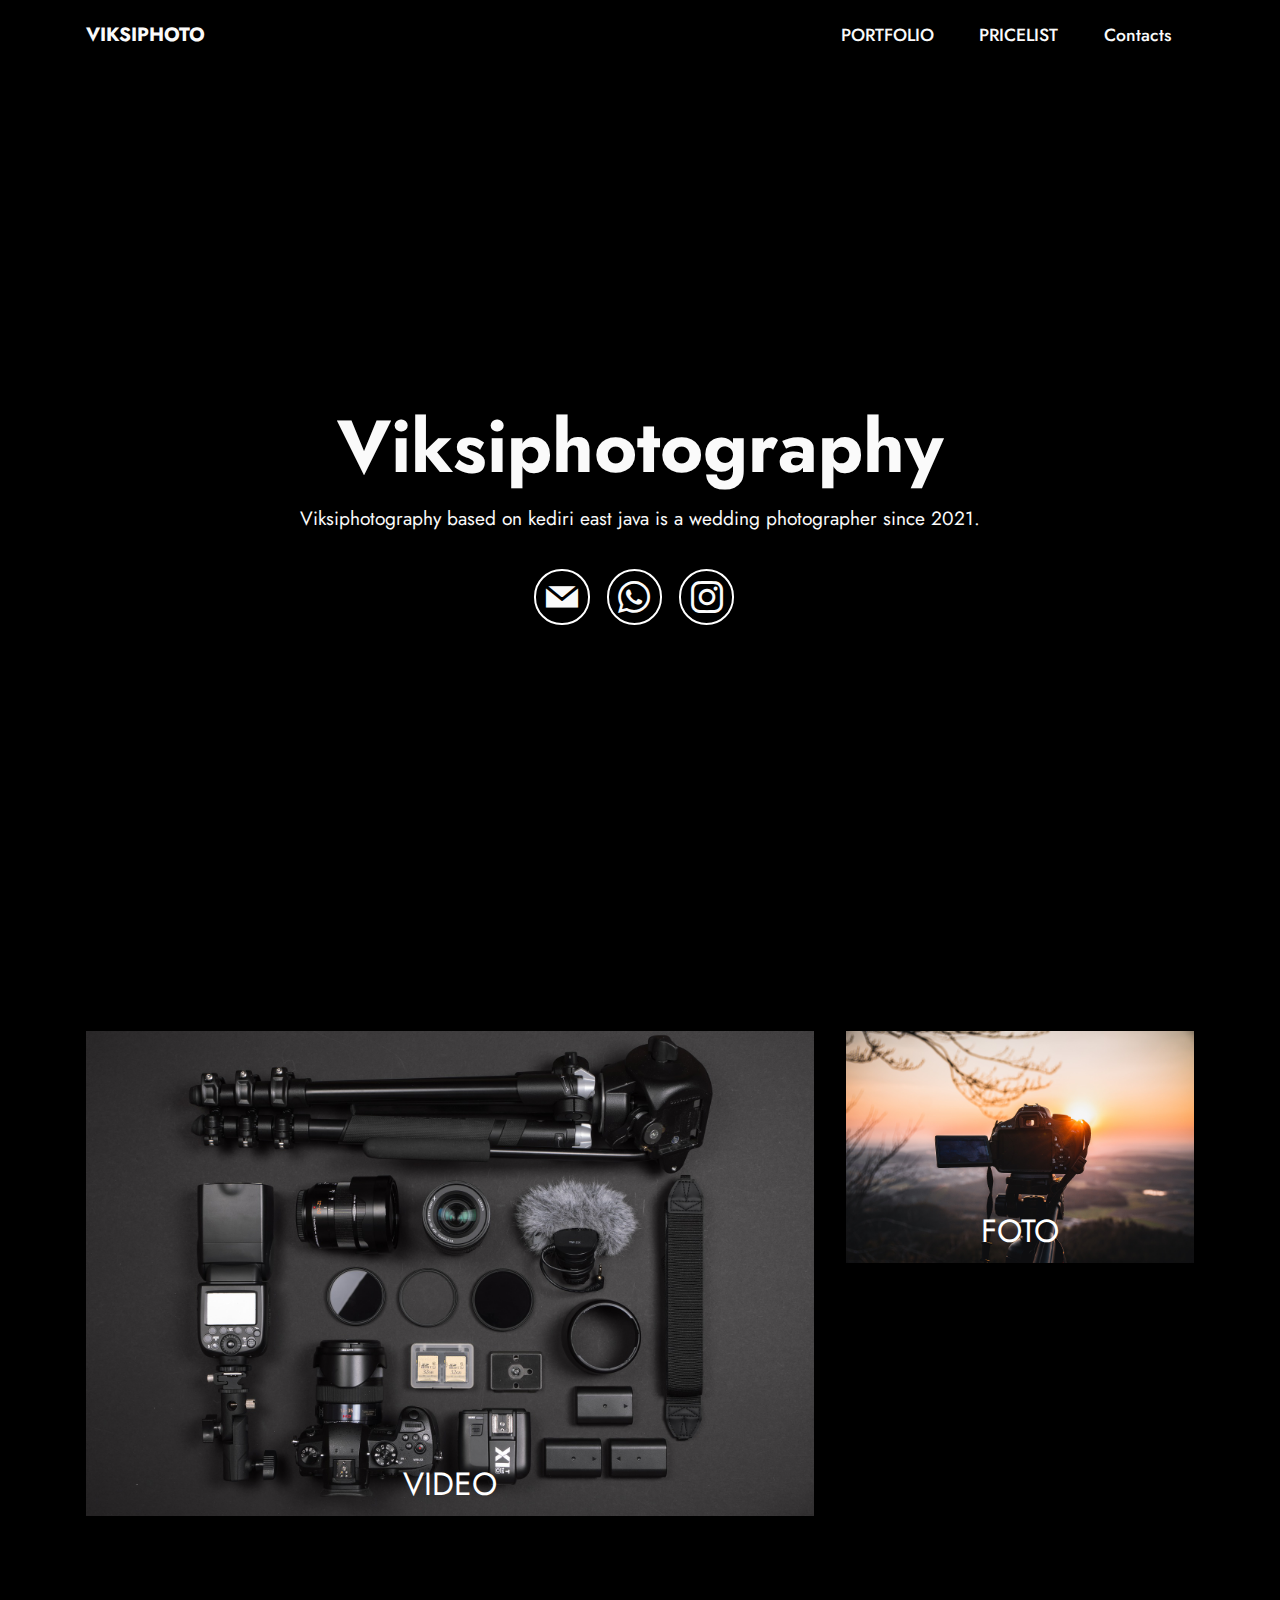
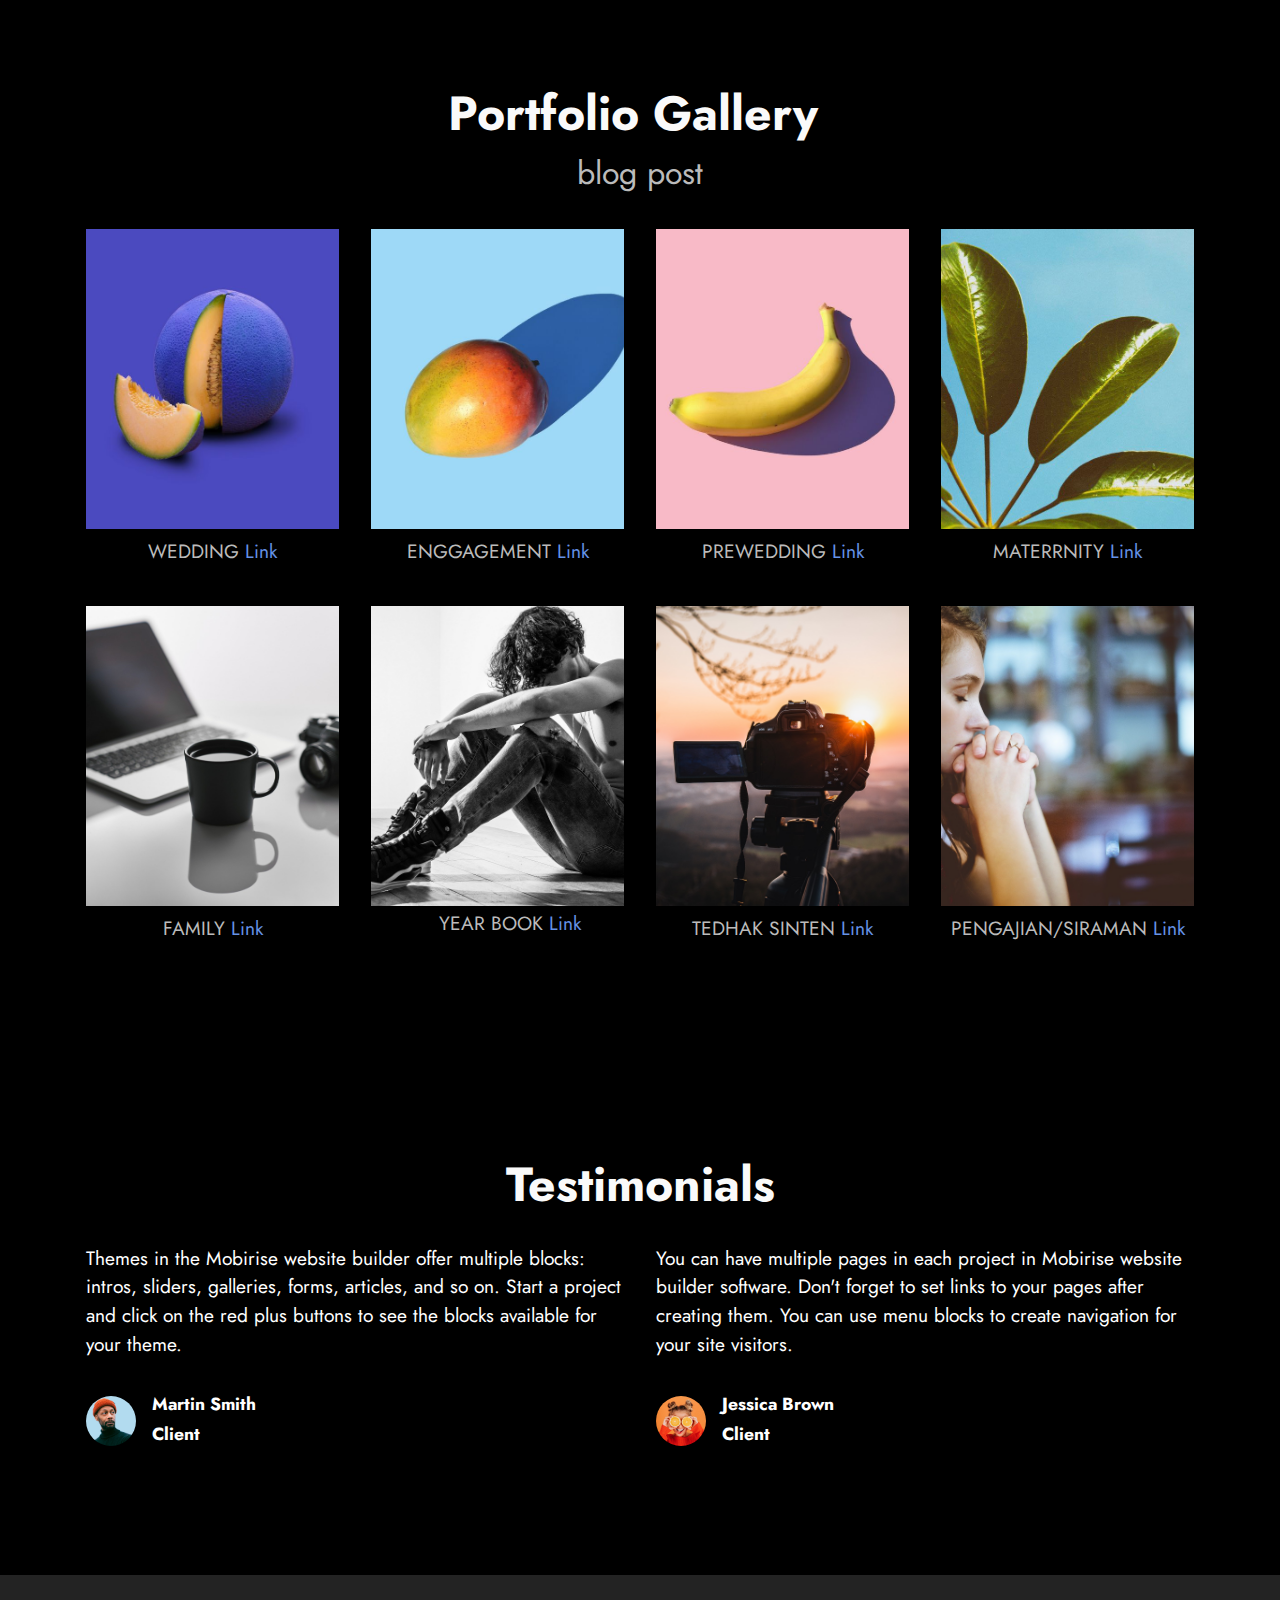
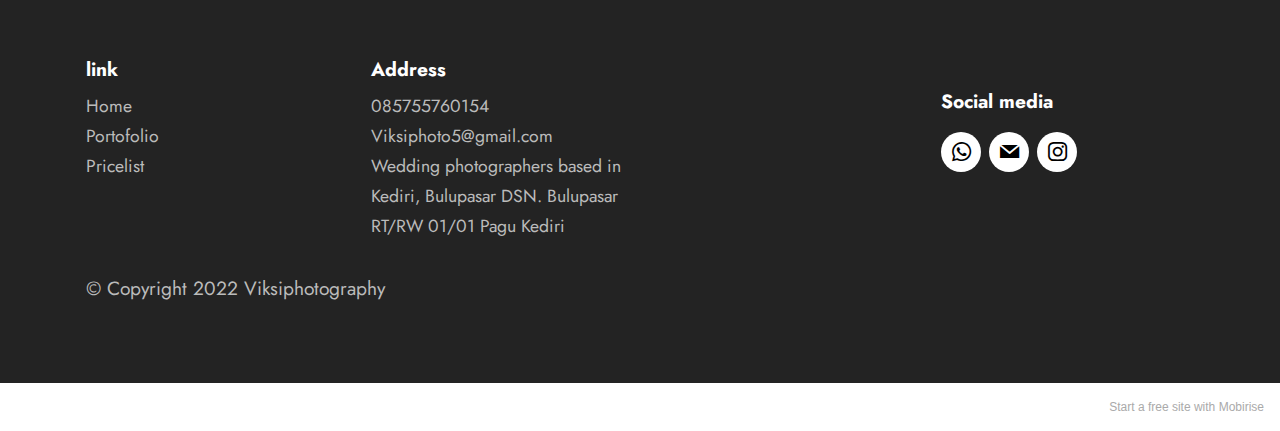
<file: index.html>
<!DOCTYPE html>
<html  >
<head>
  <!-- Site made with Mobirise Website Builder v5.4.1, https://mobirise.com -->
  <meta charset="UTF-8">
  <meta http-equiv="X-UA-Compatible" content="IE=edge">
  <meta name="generator" content="Mobirise v5.4.1, mobirise.com">
  <meta name="viewport" content="width=device-width, initial-scale=1, minimum-scale=1">
  <link rel="shortcut icon" href="assets/images/logo.png" type="image/x-icon">
  <meta name="description" content="">
  
  
  <title>Home</title>
  <link rel="stylesheet" href="assets/web/assets/mobirise-icons2/mobirise2.css">
  <link rel="stylesheet" href="assets/bootstrap/css/bootstrap.min.css">
  <link rel="stylesheet" href="assets/bootstrap/css/bootstrap-grid.min.css">
  <link rel="stylesheet" href="assets/bootstrap/css/bootstrap-reboot.min.css">
  <link rel="stylesheet" href="assets/dropdown/css/style.css">
  <link rel="stylesheet" href="assets/socicon/css/styles.css">
  <link rel="stylesheet" href="assets/theme/css/style.css">
  <link rel="preload" href="https://fonts.googleapis.com/css?family=Jost:100,200,300,400,500,600,700,800,900,100i,200i,300i,400i,500i,600i,700i,800i,900i&display=swap" as="style" onload="this.onload=null;this.rel='stylesheet'">
  <noscript><link rel="stylesheet" href="https://fonts.googleapis.com/css?family=Jost:100,200,300,400,500,600,700,800,900,100i,200i,300i,400i,500i,600i,700i,800i,900i&display=swap"></noscript>
  <link rel="preload" as="style" href="assets/mobirise/css/mbr-additional.css"><link rel="stylesheet" href="assets/mobirise/css/mbr-additional.css" type="text/css">
  
  
  
  
</head>
<body>
  
  <section data-bs-version="5.1" class="menu menu1 cid-sX71LxQTl7" once="menu" id="menu1-8">
    

    <nav class="navbar navbar-dropdown navbar-expand-lg">
        <div class="container">
            <div class="navbar-brand">
                
                <span class="navbar-caption-wrap"><a class="navbar-caption text-white display-7" href="https://mobiri.se">VIKSIPHOTO</a></span>
            </div>
            <button class="navbar-toggler" type="button" data-toggle="collapse" data-bs-toggle="collapse" data-target="#navbarSupportedContent" data-bs-target="#navbarSupportedContent" aria-controls="navbarNavAltMarkup" aria-expanded="false" aria-label="Toggle navigation">
                <div class="hamburger">
                    <span></span>
                    <span></span>
                    <span></span>
                    <span></span>
                </div>
            </button>
            <div class="collapse navbar-collapse" id="navbarSupportedContent">
                <ul class="navbar-nav nav-dropdown nav-right" data-app-modern-menu="true"><li class="nav-item"><a class="nav-link link text-white display-4" href="https://mobiri.se">PORTFOLIO</a></li>
                    <li class="nav-item"><a class="nav-link link text-white display-4" href="https://mobiri.se">PRICELIST</a></li>
                    <li class="nav-item"><a class="nav-link link text-white display-4" href="https://mobiri.se">Contacts</a>
                    </li></ul>
                
                
            </div>
        </div>
    </nav>
</section>

<section data-bs-version="5.1" class="header13 cid-sX6NxzQIj9 mbr-fullscreen" id="header13-0">

    

    

    <div class="align-center container">
        <div class="row justify-content-center">
            <div class="col-12 col-lg-10">
                <h1 class="mbr-section-title mbr-fonts-style mb-3 display-1"><strong>Viksiphotography</strong></h1>
                
                <p class="mbr-text mbr-fonts-style mb-3 display-7">Viksiphotography based on kediri east java is a wedding photographer since 2021.
                </p>
                
                <div class="social-row display-7 mt-5">
                    <div class="soc-item">
                        <a href="mailto:viksiphoto@gmail.com">
                            <span class="mbr-iconfont socicon-mail socicon" style="color: rgb(250, 250, 250); fill: rgb(250, 250, 250);"></span>
                        </a>
                    </div>
                    <div class="soc-item">
                        <a href="https://twitter.com/mobirise" target="_blank">
                            <span class="mbr-iconfont socicon-whatsapp socicon" style="color: rgb(250, 250, 250); fill: rgb(250, 250, 250);"></span>
                        </a>
                    </div>
                    <div class="soc-item">
                        <a href="https://twitter.com/mobirise" target="_blank">
                            <span class="mbr-iconfont socicon-instagram socicon" style="color: rgb(250, 250, 250); fill: rgb(250, 250, 250);"></span>
                        </a>
                    </div>
                    
                    
                </div>
            </div>
        </div>
    </div>
</section>

<section data-bs-version="5.1" class="image6 cid-sX6QzTiNkk" id="image6-1">
    
    
    
    
    <div class="container">
        <div class="row">
            <div class="col-12 col-md-12">
                <div class="row">
                    <div class="col-12 col-lg-8">
                        <div class="img-item mb-3">
                            <img src="assets/images/mbr.jpg" alt="">
                            <div class="img-description mbr-white">
                                <p class="mbr-fonts-style align-center text1 display-5">VIDEO</p>
                            </div>
                        </div>
                    </div>
                    <div class="col-12 col-lg">
                        <div class="img-item mb-3">
                            <img src="assets/images/mbr-1.jpg" alt="">
                            <div class="img-description mbr-white">
                                <p class="mbr-fonts-style align-center text2 display-5">FOTO</p>
                            </div>
                        </div>
                    </div>
                </div>
            </div>
        </div>
    </div>
</section>

<section data-bs-version="5.1" class="gallery5 mbr-gallery cid-sX6T6oO2Ef" id="gallery5-3">
    

    

    <div class="container">
        <div class="mbr-section-head">
            <h3 class="mbr-section-title mbr-fonts-style align-center m-0 display-2"><strong>Portfolio Gallery&nbsp;</strong></h3>
            <h4 class="mbr-section-subtitle mbr-fonts-style align-center mb-0 mt-2 display-5">blog post</h4>
        </div>
        <div class="row mbr-gallery mt-4">
            <div class="col-12 col-md-6 col-lg-3 item gallery-image">
                <div class="item-wrapper" data-toggle="modal" data-bs-toggle="modal" data-target="#sXorIhXd6U-modal" data-bs-target="#sXorIhXd6U-modal">
                    <img class="w-100" src="assets/images/features1.jpg" alt="" data-slide-to="0" data-bs-slide-to="0" data-target="#lb-sXorIhXd6U" data-bs-target="#lb-sXorIhXd6U">
                    <div class="icon-wrapper">
                        <span class="mobi-mbri mobi-mbri-search mbr-iconfont mbr-iconfont-btn"></span>
                    </div>
                </div>
                <h6 class="mbr-item-subtitle mbr-fonts-style align-center mb-2 mt-2 display-7">WEDDING&nbsp;<a href="#" class="text-primary">Link</a>
                </h6>
            </div>
            <div class="col-12 col-md-6 col-lg-3 item gallery-image">
                <div class="item-wrapper" data-toggle="modal" data-bs-toggle="modal" data-target="#sXorIhXd6U-modal" data-bs-target="#sXorIhXd6U-modal">
                    <img class="w-100" src="assets/images/features2.jpg" alt="" data-slide-to="1" data-bs-slide-to="1" data-target="#lb-sXorIhXd6U" data-bs-target="#lb-sXorIhXd6U">
                    <div class="icon-wrapper">
                        <span class="mobi-mbri mobi-mbri-search mbr-iconfont mbr-iconfont-btn"></span>
                    </div>
                </div>
                <h6 class="mbr-item-subtitle mbr-fonts-style align-center mb-2 mt-2 display-7">ENGGAGEMENT&nbsp;<a href="#" class="text-primary">Link</a>
                </h6>
            </div>
            <div class="col-12 col-md-6 col-lg-3 item gallery-image">
                <div class="item-wrapper" data-toggle="modal" data-bs-toggle="modal" data-target="#sXorIhXd6U-modal" data-bs-target="#sXorIhXd6U-modal">
                    <img class="w-100" src="assets/images/features3.jpg" alt="" data-slide-to="2" data-bs-slide-to="2" data-target="#lb-sXorIhXd6U" data-bs-target="#lb-sXorIhXd6U">
                    <div class="icon-wrapper">
                        <span class="mobi-mbri mobi-mbri-search mbr-iconfont mbr-iconfont-btn"></span>
                    </div>
                </div>
                <h6 class="mbr-item-subtitle mbr-fonts-style align-center mb-2 mt-2 display-7">PREWEDDING&nbsp;<a href="#" class="text-primary">Link</a>
                </h6>
            </div>
            <div class="col-12 col-md-6 col-lg-3 item gallery-image">
                <div class="item-wrapper" data-toggle="modal" data-bs-toggle="modal" data-target="#sXorIhXd6U-modal" data-bs-target="#sXorIhXd6U-modal">
                    <img class="w-100" src="assets/images/features4.jpg" alt="" data-slide-to="3" data-bs-slide-to="3" data-target="#lb-sXorIhXd6U" data-bs-target="#lb-sXorIhXd6U">
                    <div class="icon-wrapper">
                        <span class="mobi-mbri mobi-mbri-search mbr-iconfont mbr-iconfont-btn"></span>
                    </div>
                </div>
                <h6 class="mbr-item-subtitle mbr-fonts-style align-center mb-2 mt-2 display-7">MATERRNITY&nbsp;<a href="#" class="text-primary">Link</a>
                </h6>
            </div><div class="col-12 col-md-6 col-lg-3 item gallery-image">
                <div class="item-wrapper" data-toggle="modal" data-bs-toggle="modal" data-target="#sXorIhXd6U-modal" data-bs-target="#sXorIhXd6U-modal">
                    <img class="w-100" src="assets/images/mbr-6.jpg" alt="" data-slide-to="4" data-bs-slide-to="4" data-target="#lb-sXorIhXd6U" data-bs-target="#lb-sXorIhXd6U">
                    <div class="icon-wrapper">
                        <span class="mobi-mbri mobi-mbri-search mbr-iconfont mbr-iconfont-btn"></span>
                    </div>
                </div>
                <h6 class="mbr-item-subtitle mbr-fonts-style align-center mb-2 mt-2 display-7">FAMILY&nbsp;<a href="#" class="text-primary">Link</a>
                </h6>
            </div><div class="col-12 col-md-6 col-lg-3 item gallery-image">
                <div class="item-wrapper" data-toggle="modal" data-bs-toggle="modal" data-target="#sXorIhXd6U-modal" data-bs-target="#sXorIhXd6U-modal">
                    <img class="w-100" src="assets/images/mbr-7.jpg" alt="" data-slide-to="5" data-bs-slide-to="5" data-target="#lb-sXorIhXd6U" data-bs-target="#lb-sXorIhXd6U">
                    <div class="icon-wrapper">
                        <span class="mobi-mbri mobi-mbri-search mbr-iconfont mbr-iconfont-btn"></span>
                    </div>
                </div>
                <h6 class="mbr-item-subtitle mbr-fonts-style align-center mb-2 mt-2 display-7"><p>&nbsp; &nbsp; YEAR BOOK&nbsp;<a href="#" class="text-primary">Link</a>
                </p></h6>
            </div><div class="col-12 col-md-6 col-lg-3 item gallery-image">
                <div class="item-wrapper" data-toggle="modal" data-bs-toggle="modal" data-target="#sXorIhXd6U-modal" data-bs-target="#sXorIhXd6U-modal">
                    <img class="w-100" src="assets/images/mbr-1.jpg" alt="" data-slide-to="6" data-bs-slide-to="6" data-target="#lb-sXorIhXd6U" data-bs-target="#lb-sXorIhXd6U">
                    <div class="icon-wrapper">
                        <span class="mobi-mbri mobi-mbri-search mbr-iconfont mbr-iconfont-btn"></span>
                    </div>
                </div>
                <h6 class="mbr-item-subtitle mbr-fonts-style align-center mb-2 mt-2 display-7">TEDHAK SINTEN&nbsp;<a href="#" class="text-primary">Link</a>
                </h6>
            </div><div class="col-12 col-md-6 col-lg-3 item gallery-image">
                <div class="item-wrapper" data-toggle="modal" data-bs-toggle="modal" data-target="#sXorIhXd6U-modal" data-bs-target="#sXorIhXd6U-modal">
                    <img class="w-100" src="assets/images/mbr-9.jpg" alt="" data-slide-to="7" data-bs-slide-to="7" data-target="#lb-sXorIhXd6U" data-bs-target="#lb-sXorIhXd6U">
                    <div class="icon-wrapper">
                        <span class="mobi-mbri mobi-mbri-search mbr-iconfont mbr-iconfont-btn"></span>
                    </div>
                </div>
                <h6 class="mbr-item-subtitle mbr-fonts-style align-center mb-2 mt-2 display-7">PENGAJIAN/SIRAMAN&nbsp;<a href="#" class="text-primary">Link</a>
                </h6>
            </div>
        </div>

        <div class="modal mbr-slider" tabindex="-1" role="dialog" aria-hidden="true" id="sXorIhXd6U-modal">
            <div class="modal-dialog" role="document">
                <div class="modal-content">
                    <div class="modal-body">
                        <div class="carousel slide" id="lb-sXorIhXd6U" data-interval="5000" data-bs-interval="5000">
                            <div class="carousel-inner">
                                <div class="carousel-item active">
                                    <img class="d-block w-100" src="assets/images/features1.jpg" alt="">
                                </div>
                                <div class="carousel-item">
                                    <img class="d-block w-100" src="assets/images/features2.jpg" alt="">
                                </div>
                                <div class="carousel-item">
                                    <img class="d-block w-100" src="assets/images/features3.jpg" alt="">
                                </div>
                                <div class="carousel-item">
                                    <img class="d-block w-100" src="assets/images/features4.jpg" alt="">
                                </div><div class="carousel-item">
                                    <img class="d-block w-100" src="assets/images/mbr-6.jpg" alt="">
                                </div><div class="carousel-item">
                                    <img class="d-block w-100" src="assets/images/mbr-7.jpg" alt="">
                                </div><div class="carousel-item">
                                    <img class="d-block w-100" src="assets/images/mbr-1.jpg" alt="">
                                </div><div class="carousel-item">
                                    <img class="d-block w-100" src="assets/images/mbr-9.jpg" alt="">
                                </div>
                            </div>
                            <ol class="carousel-indicators">
                                <li data-slide-to="0" data-bs-slide-to="0" class="active" data-target="#lb-sXorIhXd6U" data-bs-target="#lb-sXorIhXd6U"></li>
                                <li data-slide-to="1" data-bs-slide-to="1" data-target="#lb-sXorIhXd6U" data-bs-target="#lb-sXorIhXd6U"></li>
                                <li data-slide-to="2" data-bs-slide-to="2" data-target="#lb-sXorIhXd6U" data-bs-target="#lb-sXorIhXd6U"></li>
                                <li data-slide-to="3" data-bs-slide-to="3" data-target="#lb-sXorIhXd6U" data-bs-target="#lb-sXorIhXd6U"></li><li data-slide-to="4" data-bs-slide-to="4" data-target="#lb-sXorIhXd6U" data-bs-target="#lb-sXorIhXd6U"></li><li data-slide-to="5" data-bs-slide-to="5" data-target="#lb-sXorIhXd6U" data-bs-target="#lb-sXorIhXd6U"></li><li data-slide-to="6" data-bs-slide-to="6" data-target="#lb-sXorIhXd6U" data-bs-target="#lb-sXorIhXd6U"></li><li data-slide-to="7" data-bs-slide-to="7" data-target="#lb-sXorIhXd6U" data-bs-target="#lb-sXorIhXd6U"></li>
                            </ol>
                            <a role="button" href="" class="close" data-dismiss="modal" data-bs-dismiss="modal" aria-label="Close">
                            </a>
                            <a class="carousel-control-prev carousel-control" role="button" data-slide="prev" data-bs-slide="prev" href="#lb-sXorIhXd6U">
                                <span class="mobi-mbri mobi-mbri-arrow-prev" aria-hidden="true"></span>
                                <span class="sr-only visually-hidden">Previous</span>
                            </a>
                            <a class="carousel-control-next carousel-control" role="button" data-slide="next" data-bs-slide="next" href="#lb-sXorIhXd6U">
                                <span class="mobi-mbri mobi-mbri-arrow-next" aria-hidden="true"></span>
                                <span class="sr-only visually-hidden">Next</span>
                            </a>
                        </div>
                    </div>
                </div>
            </div>
        </div>
    </div>
</section>

<section data-bs-version="5.1" class="testimonials2 cid-sX6Y1WkWv3" id="testimonials2-4">
    
    
    <div class="container">
        <h3 class="mbr-section-title mbr-fonts-style align-center mb-4 display-2">
            <strong>Testimonials</strong>
        </h3>
        <div class="row justify-content-center">
            <div class="card col-12 col-md-6">
                <p class="mbr-text mbr-fonts-style mb-4 display-7">Themes in the Mobirise website builder offer multiple blocks: intros, sliders, galleries, forms, articles, and so on. Start a project and click on the red plus buttons to see the blocks available for your theme.</p>
                <div class="d-flex mb-md-0 mb-4">
                    <div class="image-wrapper">
                        <img src="assets/images/team1.jpg" alt="Mobirise">
                    </div>
                    <div class="text-wrapper">
                        <p class="name mbr-fonts-style mb-1 display-4">
                            <strong>Martin Smith</strong>
                        </p>
                        <p class="position mbr-fonts-style display-4">
                            <strong>Client</strong>
                        </p>
                    </div>
                </div>
            </div>
            <div class="card col-12 col-md-6">
                <p class="mbr-text mbr-fonts-style mb-4 display-7">You can have multiple pages in each project in Mobirise website builder software. Don't forget to set links to your pages after creating them. You can use menu blocks to create navigation for your site visitors.</p>
                <div class="d-flex mb-md-0 mb-4">
                    <div class="image-wrapper">
                        <img src="assets/images/team2.jpg" alt="Mobirise">
                    </div>
                    <div class="text-wrapper">
                        <p class="name mbr-fonts-style mb-1 display-4">
                            <strong>Jessica Brown</strong>
                        </p>
                        <p class="position mbr-fonts-style display-4">
                            <strong>Client</strong>
                        </p>
                    </div>
                </div>
            </div>
        </div>
    </div>
</section>

<section data-bs-version="5.1" class="footer1 cid-sX740PRp2m" once="footers" id="footer1-9">

    
    
    <div class="container">
        <div class="row mbr-white">
            <div class="col-12 col-md-6 col-lg-3">
                <h5 class="mbr-section-subtitle mbr-fonts-style mb-2 display-7"><strong>link</strong></h5>
                <ul class="list mbr-fonts-style display-4">
                    <li class="mbr-text item-wrap">Home&nbsp;</li>
                    <li class="mbr-text item-wrap">Portofolio</li>
                    <li class="mbr-text item-wrap">Pricelist</li>
                    <li class="mbr-text item-wrap"><br></li>
                </ul>
            </div>
            <div class="col-12 col-md-6 col-lg-3">
                <h5 class="mbr-section-subtitle mbr-fonts-style mb-2 display-7"><strong>Address&nbsp;</strong></h5>
                <ul class="list mbr-fonts-style display-4">

                    <li class="mbr-text item-wrap">085755760154</li><li class="mbr-text item-wrap">Viksiphoto5@gmail.com</li><li class="mbr-text item-wrap">Wedding photographers based in Kediri, Bulupasar DSN. Bulupasar RT/RW 01/01 Pagu Kediri</li>
                </ul>
            </div>
            <div class="col-12 col-md-6 col-lg-3">
                <h5 class="mbr-section-subtitle mbr-fonts-style mb-2 display-7"></h5>
                <ul class="list mbr-fonts-style display-4">
                    <li class="mbr-text item-wrap"><br></li>
                </ul>
            </div>
            <div class="col-12 col-md-6 col-lg-3">
                <h5 class="mbr-section-subtitle mbr-fonts-style mb-2 display-7"></h5>
                <p class="mbr-text mbr-fonts-style mb-4 display-4"></p>
                <h5 class="mbr-section-subtitle mbr-fonts-style mb-3 display-7">
                    <strong>Social media</strong></h5>
                <div class="social-row display-7">
                    <div class="soc-item">
                        <a href="https://wa.me/6285755760165">
                            <span class="mbr-iconfont socicon-whatsapp socicon"></span>
                        </a>
                    </div>
                    <div class="soc-item">
                        <a href="mailto:Viksiphoto@gmail.com">
                            <span class="mbr-iconfont socicon-mail socicon"></span>
                        </a>
                    </div>
                    <div class="soc-item">
                        <a href="https://twitter.com/mobirise" target="_blank">
                            <span class="mbr-iconfont socicon socicon-instagram"></span>
                        </a>
                    </div>
                    
                </div>
            </div>
            <div class="col-12 mt-4">
                <p class="mbr-text mb-0 mbr-fonts-style copyright align-center display-7">
                    © Copyright 2022 Viksiphotography&nbsp;</p>
            </div>
        </div>
    </div>
</section><section style="background-color: #fff; font-family: -apple-system, BlinkMacSystemFont, 'Segoe UI', 'Roboto', 'Helvetica Neue', Arial, sans-serif; color:#aaa; font-size:12px; padding: 0; align-items: center; display: flex;"><a href="https://mobirise.site/d" style="flex: 1 1; height: 3rem; padding-left: 1rem;"></a><p style="flex: 0 0 auto; margin:0; padding-right:1rem;">Start a free site with <a href="https://mobirise.site/z" style="color:#aaa;">Mobirise</a></p></section><script src="assets/bootstrap/js/bootstrap.bundle.min.js"></script>  <script src="assets/smoothscroll/smooth-scroll.js"></script>  <script src="assets/ytplayer/index.js"></script>  <script src="assets/dropdown/js/navbar-dropdown.js"></script>  <script src="assets/theme/js/script.js"></script>  
  
  
</body>
</html>
</file>
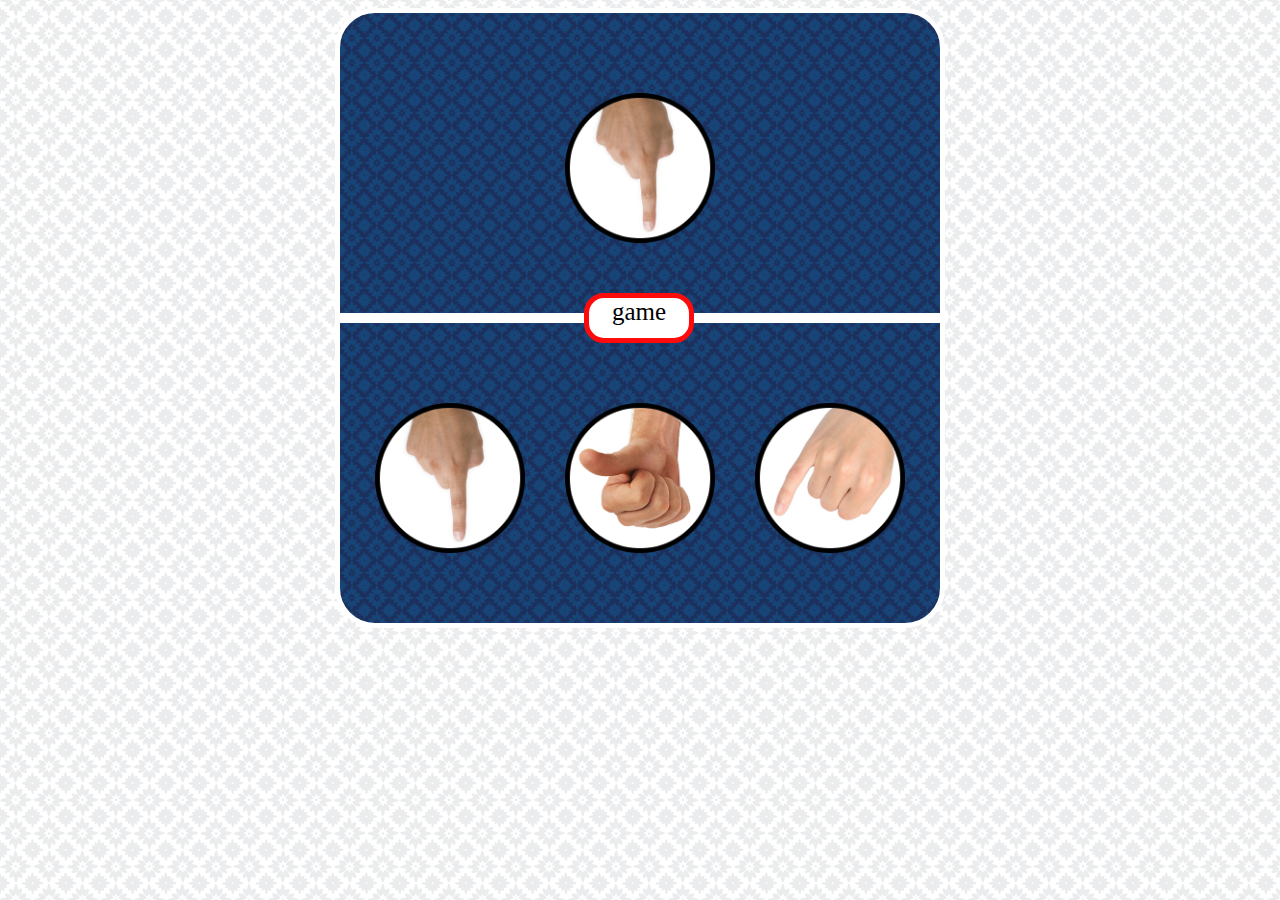
<file: New folder/game.html>
<!DOCTYPE html>
<html lang="en">

<head>
    <meta charset="UTF-8">
    <meta http-equiv="X-UA-Compatible" content="IE=edge">
    <meta name="viewport" content="width=device-width, initial-scale=1.0">
    <title>suwit jawa</title>
    <style>
        body {
            background-image: url(moroccan-flower.png);
        }

        span {
            margin: auto;
        }

        .container {
            width: 800px;
            margin: 0 auto;
            position: relative;
        }

        .kotak-atas {
            /* background-color: aqua; */
            background-image: url(moroccan-flower-dark.png);
            width: 600px;
            height: 300px;
            border: 5px solid white;
            text-align: center;
            border-radius: 40px 40px 0 0;
            background-size: 300px;
            margin: auto;
        }

        .kotak-bawah {
            /* background-color: green; */
            background-image: url(moroccan-flower-dark.png);
            width: 600px;
            height: 300px;
            text-align: center;
            border-radius: 0 0 40px 40px;
            border: 5px solid white;
            background-size: 300px;
            margin: auto;
        }

        .hasil {
            background-color: white;
            border: 5px solid rgb(255, 11, 11);
            position: absolute;
            /* margin-top: -3%;
            margin-left: 31%; */
            text-align: center;
            border-radius: 20px 20px 20px 20px;
            width: 100px;
            height: 40px;
            font-size: 25px;
            top: 46%;
            left: 43%;
        }

        #hasil {
            margin: 0 auto;
            display: inline-block;
        }

        .kotak-bawah img {
            margin-left: 20px;
            margin-right: 20px;
            transition: 3s;
        }

        .kotak-bawah img:hover {
            filter: drop-shadow(5px 5px 5px black);
            cursor: pointer;
        }

        .kotak-atas .komputer {
            margin: 0 18px;
            margin-top: 80px;
        }

        .kotak-bawah .pemain {
            margin: 0 18px;
            margin-top: 80px;
        }
    </style>
</head>

<body>
    <div class="container">
        <div class="kotak-atas">
            <img id="komputer" class="komputer" src="orang.png" width="150px">
        </div>

        <div class="kotak-bawah">
            <img id="orang" class="pemain" src="orang.png" width="150px">
            <img id="gajah" class="pemain" src="gajah.png" width="150px">
            <img id="semut" class="pemain" src="semut.png" width="150px">
        </div>
        <div class="hasil">
            <span id="hasil">game</span>
        </div>
    </div>

    <script src="https://code.jquery.com/jquery-3.6.0.min.js"></script>


    <script>
        $('.pemain').click(function () {
            let pilihan = $(this).attr('id');
            console.log(pilihan);
            let bot = Math.random();
            let pilihan_bot = '';

            if (bot >= 0 && bot <= 0.3) {
                pilihan_bot = 'gajah';
            } else if (bot >= 0.3 && bot <= 0.7) {
                pilihan_bot = 'orang'

            } else {
                pilihan_bot = 'semut'
            }


            console.log(pilihan_bot);



            let hasil = '';
            if (pilihan == 'gajah') {
                if (pilihan_bot == 'gajah') {
                    hasil = 'seri';
                } else if (pilihan_bot == 'orang') {
                    hasil = ' kalah ';
                } else {
                    hasil = 'menang';
                }
            } else if (pilihan == 'orang')
                if (pilihan_bot == 'orang') {
                    hasil = 'seri';
                } else if (pilihan_bot == 'semut') {
                hasil = 'menang ';
            } else {
                hasil = 'kalah';
            }
            if (pilihan == 'semut')
                if (pilihan_bot == 'semut') {
                    hasil = 'seri';
                } else if (pilihan_bot == 'gajah') {
                hasil = ' menang';
            } else {
                hasil = 'kalah';
            }

            console.log(hasil);
            $('#hasil').text(hasil);

            $('#komputer').attr('src', pilihan_bot + '.png')

            //proses putar  
            let random

        });
    </script>
</body>

</html>
</file>
<file: assets/web/assets/mobirise-icons2/mobirise2.css>
@font-face {
  font-family: 'Moririse2';
  font-display: swap;
  src:  url('mobirise2.eot?f2bix4');
  src:  url('mobirise2.eot?f2bix4#iefix') format('embedded-opentype'),
    url('mobirise2.ttf?f2bix4') format('truetype'),
    url('mobirise2.woff?f2bix4') format('woff'),
    url('mobirise2.svg?f2bix4#mobirise2') format('svg');
  font-weight: normal;
  font-style: normal;
}

[class^="mobi-"], [class*=" mobi-"] {
  /* use !important to prevent issues with browser extensions that change fonts */
  font-family: 'Moririse2' !important;
  speak: none;
  font-style: normal;
  font-weight: normal;
  font-variant: normal;
  text-transform: none;
  line-height: 1;

  /* Better Font Rendering =========== */
  -webkit-font-smoothing: antialiased;
  -moz-osx-font-smoothing: grayscale;
}

.mobi-mbri-add-submenu:before {
  content: "\e900";
}
.mobi-mbri-alert:before {
  content: "\e901";
}
.mobi-mbri-align-center:before {
  content: "\e902";
}
.mobi-mbri-align-justify:before {
  content: "\e903";
}
.mobi-mbri-align-left:before {
  content: "\e904";
}
.mobi-mbri-align-right:before {
  content: "\e905";
}
.mobi-mbri-android:before {
  content: "\e906";
}
.mobi-mbri-apple:before {
  content: "\e907";
}
.mobi-mbri-arrow-down:before {
  content: "\e908";
}
.mobi-mbri-arrow-next:before {
  content: "\e909";
}
.mobi-mbri-arrow-prev:before {
  content: "\e90a";
}
.mobi-mbri-arrow-up:before {
  content: "\e90b";
}
.mobi-mbri-bold:before {
  content: "\e90c";
}
.mobi-mbri-bookmark:before {
  content: "\e90d";
}
.mobi-mbri-bootstrap:before {
  content: "\e90e";
}
.mobi-mbri-briefcase:before {
  content: "\e90f";
}
.mobi-mbri-browse:before {
  content: "\e910";
}
.mobi-mbri-bulleted-list:before {
  content: "\e911";
}
.mobi-mbri-calendar:before {
  content: "\e912";
}
.mobi-mbri-camera:before {
  content: "\e913";
}
.mobi-mbri-cart-add:before {
  content: "\e914";
}
.mobi-mbri-cart-full:before {
  content: "\e915";
}
.mobi-mbri-cash:before {
  content: "\e916";
}
.mobi-mbri-change-style:before {
  content: "\e917";
}
.mobi-mbri-chat:before {
  content: "\e918";
}
.mobi-mbri-clock:before {
  content: "\e919";
}
.mobi-mbri-close:before {
  content: "\e91a";
}
.mobi-mbri-cloud:before {
  content: "\e91b";
}
.mobi-mbri-code:before {
  content: "\e91c";
}
.mobi-mbri-contact-form:before {
  content: "\e91d";
}
.mobi-mbri-credit-card:before {
  content: "\e91e";
}
.mobi-mbri-cursor-click:before {
  content: "\e91f";
}
.mobi-mbri-cust-feedback:before {
  content: "\e920";
}
.mobi-mbri-database:before {
  content: "\e921";
}
.mobi-mbri-delivery:before {
  content: "\e922";
}
.mobi-mbri-desktop:before {
  content: "\e923";
}
.mobi-mbri-devices:before {
  content: "\e924";
}
.mobi-mbri-down:before {
  content: "\e925";
}
.mobi-mbri-download-2:before {
  content: "\e926";
}
.mobi-mbri-download:before {
  content: "\e927";
}
.mobi-mbri-drag-n-drop-2:before {
  content: "\e928";
}
.mobi-mbri-drag-n-drop:before {
  content: "\e929";
}
.mobi-mbri-edit-2:before {
  content: "\e92a";
}
.mobi-mbri-edit:before {
  content: "\e92b";
}
.mobi-mbri-error:before {
  content: "\e92c";
}
.mobi-mbri-extension:before {
  content: "\e92d";
}
.mobi-mbri-features:before {
  content: "\e92e";
}
.mobi-mbri-file:before {
  content: "\e92f";
}
.mobi-mbri-flag:before {
  content: "\e930";
}
.mobi-mbri-folder:before {
  content: "\e931";
}
.mobi-mbri-gift:before {
  content: "\e932";
}
.mobi-mbri-github:before {
  content: "\e933";
}
.mobi-mbri-globe-2:before {
  content: "\e934";
}
.mobi-mbri-globe:before {
  content: "\e935";
}
.mobi-mbri-growing-chart:before {
  content: "\e936";
}
.mobi-mbri-hearth:before {
  content: "\e937";
}
.mobi-mbri-help:before {
  content: "\e938";
}
.mobi-mbri-home:before {
  content: "\e939";
}
.mobi-mbri-hot-cup:before {
  content: "\e93a";
}
.mobi-mbri-idea:before {
  content: "\e93b";
}
.mobi-mbri-image-gallery:before {
  content: "\e93c";
}
.mobi-mbri-image-slider:before {
  content: "\e93d";
}
.mobi-mbri-info:before {
  content: "\e93e";
}
.mobi-mbri-italic:before {
  content: "\e93f";
}
.mobi-mbri-key:before {
  content: "\e940";
}
.mobi-mbri-laptop:before {
  content: "\e941";
}
.mobi-mbri-layers:before {
  content: "\e942";
}
.mobi-mbri-left-right:before {
  content: "\e943";
}
.mobi-mbri-left:before {
  content: "\e944";
}
.mobi-mbri-letter:before {
  content: "\e945";
}
.mobi-mbri-like:before {
  content: "\e946";
}
.mobi-mbri-link:before {
  content: "\e947";
}
.mobi-mbri-lock:before {
  content: "\e948";
}
.mobi-mbri-login:before {
  content: "\e949";
}
.mobi-mbri-logout:before {
  content: "\e94a";
}
.mobi-mbri-magic-stick:before {
  content: "\e94b";
}
.mobi-mbri-map-pin:before {
  content: "\e94c";
}
.mobi-mbri-menu:before {
  content: "\e94d";
}
.mobi-mbri-mobile-2:before {
  content: "\e94e";
}
.mobi-mbri-mobile-horizontal:before {
  content: "\e94f";
}
.mobi-mbri-mobile:before {
  content: "\e950";
}
.mobi-mbri-mobirise:before {
  content: "\e951";
}
.mobi-mbri-more-horizontal:before {
  content: "\e952";
}
.mobi-mbri-more-vertical:before {
  content: "\e953";
}
.mobi-mbri-music:before {
  content: "\e954";
}
.mobi-mbri-new-file:before {
  content: "\e955";
}
.mobi-mbri-numbered-list:before {
  content: "\e956";
}
.mobi-mbri-opened-folder:before {
  content: "\e957";
}
.mobi-mbri-pages:before {
  content: "\e958";
}
.mobi-mbri-paper-plane:before {
  content: "\e959";
}
.mobi-mbri-paperclip:before {
  content: "\e95a";
}
.mobi-mbri-phone:before {
  content: "\e95b";
}
.mobi-mbri-photo:before {
  content: "\e95c";
}
.mobi-mbri-photos:before {
  content: "\e95d";
}
.mobi-mbri-pin:before {
  content: "\e95e";
}
.mobi-mbri-play:before {
  content: "\e95f";
}
.mobi-mbri-plus:before {
  content: "\e960";
}
.mobi-mbri-preview:before {
  content: "\e961";
}
.mobi-mbri-print:before {
  content: "\e962";
}
.mobi-mbri-protect:before {
  content: "\e963";
}
.mobi-mbri-question:before {
  content: "\e964";
}
.mobi-mbri-quote-left:before {
  content: "\e965";
}
.mobi-mbri-quote-right:before {
  content: "\e966";
}
.mobi-mbri-redo:before {
  content: "\e967";
}
.mobi-mbri-refresh:before {
  content: "\e968";
}
.mobi-mbri-responsive-2:before {
  content: "\e969";
}
.mobi-mbri-responsive:before {
  content: "\e96a";
}
.mobi-mbri-right:before {
  content: "\e96b";
}
.mobi-mbri-rocket:before {
  content: "\e96c";
}
.mobi-mbri-sad-face:before {
  content: "\e96d";
}
.mobi-mbri-sale:before {
  content: "\e96e";
}
.mobi-mbri-save:before {
  content: "\e96f";
}
.mobi-mbri-search:before {
  content: "\e970";
}
.mobi-mbri-setting-2:before {
  content: "\e971";
}
.mobi-mbri-setting-3:before {
  content: "\e972";
}
.mobi-mbri-setting:before {
  content: "\e973";
}
.mobi-mbri-share:before {
  content: "\e974";
}
.mobi-mbri-shopping-bag:before {
  content: "\e975";
}
.mobi-mbri-shopping-basket:before {
  content: "\e976";
}
.mobi-mbri-shopping-cart:before {
  content: "\e977";
}
.mobi-mbri-sites:before {
  content: "\e978";
}
.mobi-mbri-smile-face:before {
  content: "\e979";
}
.mobi-mbri-speed:before {
  content: "\e97a";
}
.mobi-mbri-star:before {
  content: "\e97b";
}
.mobi-mbri-success:before {
  content: "\e97c";
}
.mobi-mbri-sun:before {
  content: "\e97d";
}
.mobi-mbri-sun2:before {
  content: "\e97e";
}
.mobi-mbri-tablet-vertical:before {
  content: "\e97f";
}
.mobi-mbri-tablet:before {
  content: "\e980";
}
.mobi-mbri-target:before {
  content: "\e981";
}
.mobi-mbri-timer:before {
  content: "\e982";
}
.mobi-mbri-to-ftp:before {
  content: "\e983";
}
.mobi-mbri-to-local-drive:before {
  content: "\e984";
}
.mobi-mbri-touch-swipe:before {
  content: "\e985";
}
.mobi-mbri-touch:before {
  content: "\e986";
}
.mobi-mbri-trash:before {
  content: "\e987";
}
.mobi-mbri-underline:before {
  content: "\e988";
}
.mobi-mbri-undo:before {
  content: "\e989";
}
.mobi-mbri-unlink:before {
  content: "\e98a";
}
.mobi-mbri-unlock:before {
  content: "\e98b";
}
.mobi-mbri-up-down:before {
  content: "\e98c";
}
.mobi-mbri-up:before {
  content: "\e98d";
}
.mobi-mbri-update:before {
  content: "\e98e";
}
.mobi-mbri-upload-2:before {
  content: "\e98f";
}
.mobi-mbri-upload:before {
  content: "\e990";
}
.mobi-mbri-user-2:before {
  content: "\e991";
}
.mobi-mbri-user:before {
  content: "\e992";
}
.mobi-mbri-users:before {
  content: "\e993";
}
.mobi-mbri-video-play:before {
  content: "\e994";
}
.mobi-mbri-video:before {
  content: "\e995";
}
.mobi-mbri-watch:before {
  content: "\e996";
}
.mobi-mbri-website-theme-2:before {
  content: "\e997";
}
.mobi-mbri-website-theme:before {
  content: "\e998";
}
.mobi-mbri-wifi:before {
  content: "\e999";
}
.mobi-mbri-windows:before {
  content: "\e99a";
}
.mobi-mbri-zoom-in:before {
  content: "\e99b";
}
.mobi-mbri-zoom-out:before {
  content: "\e99c";
}
</file>
<file: assets/dropdown/css/style.css>
.navbar-dropdown {
  left: 0;
  padding: 0;
  position: absolute;
  right: 0;
  top: 0;
  transition: all 0.45s ease;
  z-index: 1030;
  background: #282828; }
  .navbar-dropdown .navbar-logo {
    margin-right: 0.8rem;
    transition: margin 0.3s ease-in-out;
    vertical-align: middle; }
    .navbar-dropdown .navbar-logo img {
      height: 3.125rem;
      transition: all 0.3s ease-in-out; }
    .navbar-dropdown .navbar-logo.mbr-iconfont {
      font-size: 3.125rem;
      line-height: 3.125rem; }
  .navbar-dropdown .navbar-caption {
    font-weight: 700;
    white-space: normal;
    vertical-align: -4px;
    line-height: 3.125rem !important; }
    .navbar-dropdown .navbar-caption, .navbar-dropdown .navbar-caption:hover {
      color: inherit;
      text-decoration: none; }
  .navbar-dropdown .mbr-iconfont + .navbar-caption {
    vertical-align: -1px; }
  .navbar-dropdown.navbar-fixed-top {
    position: fixed; }
  .navbar-dropdown .navbar-brand span {
    vertical-align: -4px; }
  .navbar-dropdown.bg-color.transparent {
    background: none; }
  .navbar-dropdown.navbar-short .navbar-brand {
    padding: 0.625rem 0; }
    .navbar-dropdown.navbar-short .navbar-brand span {
      vertical-align: -1px; }
  .navbar-dropdown.navbar-short .navbar-caption {
    line-height: 2.375rem !important;
    vertical-align: -2px; }
  .navbar-dropdown.navbar-short .navbar-logo {
    margin-right: 0.5rem; }
    .navbar-dropdown.navbar-short .navbar-logo img {
      height: 2.375rem; }
    .navbar-dropdown.navbar-short .navbar-logo.mbr-iconfont {
      font-size: 2.375rem;
      line-height: 2.375rem; }
  .navbar-dropdown.navbar-short .mbr-table-cell {
    height: 3.625rem; }
  .navbar-dropdown .navbar-close {
    left: 0.6875rem;
    position: fixed;
    top: 0.75rem;
    z-index: 1000; }
  .navbar-dropdown .hamburger-icon {
    content: "";
    display: inline-block;
    vertical-align: middle;
    width: 16px;
    -webkit-box-shadow: 0 -6px 0 1px #282828,0 0 0 1px #282828,0 6px 0 1px #282828;
    -moz-box-shadow: 0 -6px 0 1px #282828,0 0 0 1px #282828,0 6px 0 1px #282828;
    box-shadow: 0 -6px 0 1px #282828,0 0 0 1px #282828,0 6px 0 1px #282828; }

.dropdown-menu .dropdown-toggle[data-toggle="dropdown-submenu"]::after {
  border-bottom: 0.35em solid transparent;
  border-left: 0.35em solid;
  border-right: 0;
  border-top: 0.35em solid transparent;
  margin-left: 0.3rem; }

.dropdown-menu .dropdown-item:focus {
  outline: 0; }

.nav-dropdown {
  font-size: 0.75rem;
  font-weight: 500;
  height: auto !important; }
  .nav-dropdown .nav-btn {
    padding-left: 1rem; }
  .nav-dropdown .link {
    margin: .667em 1.667em;
    font-weight: 500;
    padding: 0;
    transition: color .2s ease-in-out; }
    .nav-dropdown .link.dropdown-toggle {
      margin-right: 2.583em; }
      .nav-dropdown .link.dropdown-toggle::after {
        margin-left: .25rem;
        border-top: 0.35em solid;
        border-right: 0.35em solid transparent;
        border-left: 0.35em solid transparent;
        border-bottom: 0; }
      .nav-dropdown .link.dropdown-toggle[aria-expanded="true"] {
        margin: 0;
        padding: 0.667em 3.263em  0.667em 1.667em; }
  .nav-dropdown .link::after,
  .nav-dropdown .dropdown-item::after {
    color: inherit; }
  .nav-dropdown .btn {
    font-size: 0.75rem;
    font-weight: 700;
    letter-spacing: 0;
    margin-bottom: 0;
    padding-left: 1.25rem;
    padding-right: 1.25rem; }
  .nav-dropdown .dropdown-menu {
    border-radius: 0;
    border: 0;
    left: 0;
    margin: 0;
    padding-bottom: 1.25rem;
    padding-top: 1.25rem;
    position: relative; }
  .nav-dropdown .dropdown-submenu {
    margin-left: 0.125rem;
    top: 0; }
  .nav-dropdown .dropdown-item {
    font-weight: 500;
    line-height: 2;
    padding: 0.3846em 4.615em 0.3846em 1.5385em;
    position: relative;
    transition: color .2s ease-in-out, background-color .2s ease-in-out; }
    .nav-dropdown .dropdown-item::after {
      margin-top: -0.3077em;
      position: absolute;
      right: 1.1538em;
      top: 50%; }
    .nav-dropdown .dropdown-item:focus, .nav-dropdown .dropdown-item:hover {
      background: none; }

@media (max-width: 767px) {
  .nav-dropdown.navbar-toggleable-sm {
    bottom: 0;
    display: none;
    left: 0;
    overflow-x: hidden;
    position: fixed;
    top: 0;
    transform: translateX(-100%);
    -ms-transform: translateX(-100%);
    -webkit-transform: translateX(-100%);
    width: 18.75rem;
    z-index: 999; } }
.nav-dropdown.navbar-toggleable-xl {
  bottom: 0;
  display: none;
  left: 0;
  overflow-x: hidden;
  position: fixed;
  top: 0;
  transform: translateX(-100%);
  -ms-transform: translateX(-100%);
  -webkit-transform: translateX(-100%);
  width: 18.75rem;
  z-index: 999; }

.nav-dropdown-sm {
  display: block !important;
  overflow-x: hidden;
  overflow: auto;
  padding-top: 3.875rem; }
  .nav-dropdown-sm::after {
    content: "";
    display: block;
    height: 3rem;
    width: 100%; }
  .nav-dropdown-sm.collapse.in ~ .navbar-close {
    display: block !important; }
  .nav-dropdown-sm.collapsing, .nav-dropdown-sm.collapse.in {
    transform: translateX(0);
    -ms-transform: translateX(0);
    -webkit-transform: translateX(0);
    transition: all 0.25s ease-out;
    -webkit-transition: all 0.25s ease-out;
    background: #282828; }
  .nav-dropdown-sm.collapsing[aria-expanded="false"] {
    transform: translateX(-100%);
    -ms-transform: translateX(-100%);
    -webkit-transform: translateX(-100%); }
  .nav-dropdown-sm .nav-item {
    display: block;
    margin-left: 0 !important;
    padding-left: 0; }
  .nav-dropdown-sm .link,
  .nav-dropdown-sm .dropdown-item {
    border-top: 1px dotted rgba(255, 255, 255, 0.1);
    font-size: 0.8125rem;
    line-height: 1.6;
    margin: 0 !important;
    padding: 0.875rem 2.4rem 0.875rem 1.5625rem !important;
    position: relative;
    white-space: normal; }
    .nav-dropdown-sm .link:focus, .nav-dropdown-sm .link:hover,
    .nav-dropdown-sm .dropdown-item:focus,
    .nav-dropdown-sm .dropdown-item:hover {
      background: rgba(0, 0, 0, 0.2) !important;
      color: #c0a375; }
  .nav-dropdown-sm .nav-btn {
    position: relative;
    padding: 1.5625rem 1.5625rem 0 1.5625rem; }
    .nav-dropdown-sm .nav-btn::before {
      border-top: 1px dotted rgba(255, 255, 255, 0.1);
      content: "";
      left: 0;
      position: absolute;
      top: 0;
      width: 100%; }
    .nav-dropdown-sm .nav-btn + .nav-btn {
      padding-top: 0.625rem; }
      .nav-dropdown-sm .nav-btn + .nav-btn::before {
        display: none; }
  .nav-dropdown-sm .btn {
    padding: 0.625rem 0; }
  .nav-dropdown-sm .dropdown-toggle[data-toggle="dropdown-submenu"]::after {
    margin-left: .25rem;
    border-top: 0.35em solid;
    border-right: 0.35em solid transparent;
    border-left: 0.35em solid transparent;
    border-bottom: 0; }
  .nav-dropdown-sm .dropdown-toggle[data-toggle="dropdown-submenu"][aria-expanded="true"]::after {
    border-top: 0;
    border-right: 0.35em solid transparent;
    border-left: 0.35em solid transparent;
    border-bottom: 0.35em solid; }
  .nav-dropdown-sm .dropdown-menu {
    margin: 0;
    padding: 0;
    position: relative;
    top: 0;
    left: 0;
    width: 100%;
    border: 0;
    float: none;
    border-radius: 0;
    background: none; }
  .nav-dropdown-sm .dropdown-submenu {
    left: 100%;
    margin-left: 0.125rem;
    margin-top: -1.25rem;
    top: 0; }

.navbar-toggleable-sm .nav-dropdown .dropdown-menu {
  position: absolute; }

.navbar-toggleable-sm .nav-dropdown .dropdown-submenu {
  left: 100%;
  margin-left: 0.125rem;
  margin-top: -1.25rem;
  top: 0; }

.navbar-toggleable-sm.opened .nav-dropdown .dropdown-menu {
  position: relative; }

.navbar-toggleable-sm.opened .nav-dropdown .dropdown-submenu {
  left: 0;
  margin-left: 00rem;
  margin-top: 0rem;
  top: 0; }

.is-builder .nav-dropdown.collapsing {
  transition: none !important; }
</file>
<file: assets/socicon/css/styles.css>
@charset "UTF-8";

@font-face {
  font-family: 'Socicon';
  src:  url('../fonts/socicon.eot');
  src:  url('../fonts/socicon.eot?#iefix') format('embedded-opentype'),
    url('../fonts/socicon.woff2') format('woff2'),
    url('../fonts/socicon.ttf') format('truetype'),
    url('../fonts/socicon.woff') format('woff'),
    url('../fonts/socicon.svg#socicon') format('svg');
  font-weight: normal;
  font-style: normal;
  font-display: swap;
}

[data-icon]:before {
  font-family: "socicon" !important;
  content: attr(data-icon);
  font-style: normal !important;
  font-weight: normal !important;
  font-variant: normal !important;
  text-transform: none !important;
  speak: none;
  line-height: 1;
  -webkit-font-smoothing: antialiased;
  -moz-osx-font-smoothing: grayscale;
}

[class^="socicon-"], [class*=" socicon-"] {
  /* use !important to prevent issues with browser extensions that change fonts */
  font-family: 'Socicon' !important;
  speak: none;
  font-style: normal;
  font-weight: normal;
  font-variant: normal;
  text-transform: none;
  line-height: 1;

  /* Better Font Rendering =========== */
  -webkit-font-smoothing: antialiased;
  -moz-osx-font-smoothing: grayscale;
}

.socicon-eitaa:before {
  content: "\e97c";
}
.socicon-soroush:before {
  content: "\e97d";
}
.socicon-bale:before {
  content: "\e97e";
}
.socicon-zazzle:before {
  content: "\e97b";
}
.socicon-society6:before {
  content: "\e97a";
}
.socicon-redbubble:before {
  content: "\e979";
}
.socicon-avvo:before {
  content: "\e978";
}
.socicon-stitcher:before {
  content: "\e977";
}
.socicon-googlehangouts:before {
  content: "\e974";
}
.socicon-dlive:before {
  content: "\e975";
}
.socicon-vsco:before {
  content: "\e976";
}
.socicon-flipboard:before {
  content: "\e973";
}
.socicon-ubuntu:before {
  content: "\e958";
}
.socicon-artstation:before {
  content: "\e959";
}
.socicon-invision:before {
  content: "\e95a";
}
.socicon-torial:before {
  content: "\e95b";
}
.socicon-collectorz:before {
  content: "\e95c";
}
.socicon-seenthis:before {
  content: "\e95d";
}
.socicon-googleplaymusic:before {
  content: "\e95e";
}
.socicon-debian:before {
  content: "\e95f";
}
.socicon-filmfreeway:before {
  content: "\e960";
}
.socicon-gnome:before {
  content: "\e961";
}
.socicon-itchio:before {
  content: "\e962";
}
.socicon-jamendo:before {
  content: "\e963";
}
.socicon-mix:before {
  content: "\e964";
}
.socicon-sharepoint:before {
  content: "\e965";
}
.socicon-tinder:before {
  content: "\e966";
}
.socicon-windguru:before {
  content: "\e967";
}
.socicon-cdbaby:before {
  content: "\e968";
}
.socicon-elementaryos:before {
  content: "\e969";
}
.socicon-stage32:before {
  content: "\e96a";
}
.socicon-tiktok:before {
  content: "\e96b";
}
.socicon-gitter:before {
  content: "\e96c";
}
.socicon-letterboxd:before {
  content: "\e96d";
}
.socicon-threema:before {
  content: "\e96e";
}
.socicon-splice:before {
  content: "\e96f";
}
.socicon-metapop:before {
  content: "\e970";
}
.socicon-naver:before {
  content: "\e971";
}
.socicon-remote:before {
  content: "\e972";
}
.socicon-internet:before {
  content: "\e957";
}
.socicon-moddb:before {
  content: "\e94b";
}
.socicon-indiedb:before {
  content: "\e94c";
}
.socicon-traxsource:before {
  content: "\e94d";
}
.socicon-gamefor:before {
  content: "\e94e";
}
.socicon-pixiv:before {
  content: "\e94f";
}
.socicon-myanimelist:before {
  content: "\e950";
}
.socicon-blackberry:before {
  content: "\e951";
}
.socicon-wickr:before {
  content: "\e952";
}
.socicon-spip:before {
  content: "\e953";
}
.socicon-napster:before {
  content: "\e954";
}
.socicon-beatport:before {
  content: "\e955";
}
.socicon-hackerone:before {
  content: "\e956";
}
.socicon-hackernews:before {
  content: "\e946";
}
.socicon-smashwords:before {
  content: "\e947";
}
.socicon-kobo:before {
  content: "\e948";
}
.socicon-bookbub:before {
  content: "\e949";
}
.socicon-mailru:before {
  content: "\e94a";
}
.socicon-gitlab:before {
  content: "\e945";
}
.socicon-instructables:before {
  content: "\e944";
}
.socicon-portfolio:before {
  content: "\e943";
}
.socicon-codered:before {
  content: "\e940";
}
.socicon-origin:before {
  content: "\e941";
}
.socicon-nextdoor:before {
  content: "\e942";
}
.socicon-udemy:before {
  content: "\e93f";
}
.socicon-livemaster:before {
  content: "\e93e";
}
.socicon-crunchbase:before {
  content: "\e93b";
}
.socicon-homefy:before {
  content: "\e93c";
}
.socicon-calendly:before {
  content: "\e93d";
}
.socicon-realtor:before {
  content: "\e90f";
}
.socicon-tidal:before {
  content: "\e910";
}
.socicon-qobuz:before {
  content: "\e911";
}
.socicon-natgeo:before {
  content: "\e912";
}
.socicon-mastodon:before {
  content: "\e913";
}
.socicon-unsplash:before {
  content: "\e914";
}
.socicon-homeadvisor:before {
  content: "\e915";
}
.socicon-angieslist:before {
  content: "\e916";
}
.socicon-codepen:before {
  content: "\e917";
}
.socicon-slack:before {
  content: "\e918";
}
.socicon-openaigym:before {
  content: "\e919";
}
.socicon-logmein:before {
  content: "\e91a";
}
.socicon-fiverr:before {
  content: "\e91b";
}
.socicon-gotomeeting:before {
  content: "\e91c";
}
.socicon-aliexpress:before {
  content: "\e91d";
}
.socicon-guru:before {
  content: "\e91e";
}
.socicon-appstore:before {
  content: "\e91f";
}
.socicon-homes:before {
  content: "\e920";
}
.socicon-zoom:before {
  content: "\e921";
}
.socicon-alibaba:before {
  content: "\e922";
}
.socicon-craigslist:before {
  content: "\e923";
}
.socicon-wix:before {
  content: "\e924";
}
.socicon-redfin:before {
  content: "\e925";
}
.socicon-googlecalendar:before {
  content: "\e926";
}
.socicon-shopify:before {
  content: "\e927";
}
.socicon-freelancer:before {
  content: "\e928";
}
.socicon-seedrs:before {
  content: "\e929";
}
.socicon-bing:before {
  content: "\e92a";
}
.socicon-doodle:before {
  content: "\e92b";
}
.socicon-bonanza:before {
  content: "\e92c";
}
.socicon-squarespace:before {
  content: "\e92d";
}
.socicon-toptal:before {
  content: "\e92e";
}
.socicon-gust:before {
  content: "\e92f";
}
.socicon-ask:before {
  content: "\e930";
}
.socicon-trulia:before {
  content: "\e931";
}
.socicon-loomly:before {
  content: "\e932";
}
.socicon-ghost:before {
  content: "\e933";
}
.socicon-upwork:before {
  content: "\e934";
}
.socicon-fundable:before {
  content: "\e935";
}
.socicon-booking:before {
  content: "\e936";
}
.socicon-googlemaps:before {
  content: "\e937";
}
.socicon-zillow:before {
  content: "\e938";
}
.socicon-niconico:before {
  content: "\e939";
}
.socicon-toneden:before {
  content: "\e93a";
}
.socicon-augment:before {
  content: "\e908";
}
.socicon-bitbucket:before {
  content: "\e909";
}
.socicon-fyuse:before {
  content: "\e90a";
}
.socicon-yt-gaming:before {
  content: "\e90b";
}
.socicon-sketchfab:before {
  content: "\e90c";
}
.socicon-mobcrush:before {
  content: "\e90d";
}
.socicon-microsoft:before {
  content: "\e90e";
}
.socicon-pandora:before {
  content: "\e907";
}
.socicon-messenger:before {
  content: "\e906";
}
.socicon-gamewisp:before {
  content: "\e905";
}
.socicon-bloglovin:before {
  content: "\e904";
}
.socicon-tunein:before {
  content: "\e903";
}
.socicon-gamejolt:before {
  content: "\e901";
}
.socicon-trello:before {
  content: "\e902";
}
.socicon-spreadshirt:before {
  content: "\e900";
}
.socicon-500px:before {
  content: "\e000";
}
.socicon-8tracks:before {
  content: "\e001";
}
.socicon-airbnb:before {
  content: "\e002";
}
.socicon-alliance:before {
  content: "\e003";
}
.socicon-amazon:before {
  content: "\e004";
}
.socicon-amplement:before {
  content: "\e005";
}
.socicon-android:before {
  content: "\e006";
}
.socicon-angellist:before {
  content: "\e007";
}
.socicon-apple:before {
  content: "\e008";
}
.socicon-appnet:before {
  content: "\e009";
}
.socicon-baidu:before {
  content: "\e00a";
}
.socicon-bandcamp:before {
  content: "\e00b";
}
.socicon-battlenet:before {
  content: "\e00c";
}
.socicon-mixer:before {
  content: "\e00d";
}
.socicon-bebee:before {
  content: "\e00e";
}
.socicon-bebo:before {
  content: "\e00f";
}
.socicon-behance:before {
  content: "\e010";
}
.socicon-blizzard:before {
  content: "\e011";
}
.socicon-blogger:before {
  content: "\e012";
}
.socicon-buffer:before {
  content: "\e013";
}
.socicon-chrome:before {
  content: "\e014";
}
.socicon-coderwall:before {
  content: "\e015";
}
.socicon-curse:before {
  content: "\e016";
}
.socicon-dailymotion:before {
  content: "\e017";
}
.socicon-deezer:before {
  content: "\e018";
}
.socicon-delicious:before {
  content: "\e019";
}
.socicon-deviantart:before {
  content: "\e01a";
}
.socicon-diablo:before {
  content: "\e01b";
}
.socicon-digg:before {
  content: "\e01c";
}
.socicon-discord:before {
  content: "\e01d";
}
.socicon-disqus:before {
  content: "\e01e";
}
.socicon-douban:before {
  content: "\e01f";
}
.socicon-draugiem:before {
  content: "\e020";
}
.socicon-dribbble:before {
  content: "\e021";
}
.socicon-drupal:before {
  content: "\e022";
}
.socicon-ebay:before {
  content: "\e023";
}
.socicon-ello:before {
  content: "\e024";
}
.socicon-endomodo:before {
  content: "\e025";
}
.socicon-envato:before {
  content: "\e026";
}
.socicon-etsy:before {
  content: "\e027";
}
.socicon-facebook:before {
  content: "\e028";
}
.socicon-feedburner:before {
  content: "\e029";
}
.socicon-filmweb:before {
  content: "\e02a";
}
.socicon-firefox:before {
  content: "\e02b";
}
.socicon-flattr:before {
  content: "\e02c";
}
.socicon-flickr:before {
  content: "\e02d";
}
.socicon-formulr:before {
  content: "\e02e";
}
.socicon-forrst:before {
  content: "\e02f";
}
.socicon-foursquare:before {
  content: "\e030";
}
.socicon-friendfeed:before {
  content: "\e031";
}
.socicon-github:before {
  content: "\e032";
}
.socicon-goodreads:before {
  content: "\e033";
}
.socicon-google:before {
  content: "\e034";
}
.socicon-googlescholar:before {
  content: "\e035";
}
.socicon-googlegroups:before {
  content: "\e036";
}
.socicon-googlephotos:before {
  content: "\e037";
}
.socicon-googleplus:before {
  content: "\e038";
}
.socicon-grooveshark:before {
  content: "\e039";
}
.socicon-hackerrank:before {
  content: "\e03a";
}
.socicon-hearthstone:before {
  content: "\e03b";
}
.socicon-hellocoton:before {
  content: "\e03c";
}
.socicon-heroes:before {
  content: "\e03d";
}
.socicon-smashcast:before {
  content: "\e03e";
}
.socicon-horde:before {
  content: "\e03f";
}
.socicon-houzz:before {
  content: "\e040";
}
.socicon-icq:before {
  content: "\e041";
}
.socicon-identica:before {
  content: "\e042";
}
.socicon-imdb:before {
  content: "\e043";
}
.socicon-instagram:before {
  content: "\e044";
}
.socicon-issuu:before {
  content: "\e045";
}
.socicon-istock:before {
  content: "\e046";
}
.socicon-itunes:before {
  content: "\e047";
}
.socicon-keybase:before {
  content: "\e048";
}
.socicon-lanyrd:before {
  content: "\e049";
}
.socicon-lastfm:before {
  content: "\e04a";
}
.socicon-line:before {
  content: "\e04b";
}
.socicon-linkedin:before {
  content: "\e04c";
}
.socicon-livejournal:before {
  content: "\e04d";
}
.socicon-lyft:before {
  content: "\e04e";
}
.socicon-macos:before {
  content: "\e04f";
}
.socicon-mail:before {
  content: "\e050";
}
.socicon-medium:before {
  content: "\e051";
}
.socicon-meetup:before {
  content: "\e052";
}
.socicon-mixcloud:before {
  content: "\e053";
}
.socicon-modelmayhem:before {
  content: "\e054";
}
.socicon-mumble:before {
  content: "\e055";
}
.socicon-myspace:before {
  content: "\e056";
}
.socicon-newsvine:before {
  content: "\e057";
}
.socicon-nintendo:before {
  content: "\e058";
}
.socicon-npm:before {
  content: "\e059";
}
.socicon-odnoklassniki:before {
  content: "\e05a";
}
.socicon-openid:before {
  content: "\e05b";
}
.socicon-opera:before {
  content: "\e05c";
}
.socicon-outlook:before {
  content: "\e05d";
}
.socicon-overwatch:before {
  content: "\e05e";
}
.socicon-patreon:before {
  content: "\e05f";
}
.socicon-paypal:before {
  content: "\e060";
}
.socicon-periscope:before {
  content: "\e061";
}
.socicon-persona:before {
  content: "\e062";
}
.socicon-pinterest:before {
  content: "\e063";
}
.socicon-play:before {
  content: "\e064";
}
.socicon-player:before {
  content: "\e065";
}
.socicon-playstation:before {
  content: "\e066";
}
.socicon-pocket:before {
  content: "\e067";
}
.socicon-qq:before {
  content: "\e068";
}
.socicon-quora:before {
  content: "\e069";
}
.socicon-raidcall:before {
  content: "\e06a";
}
.socicon-ravelry:before {
  content: "\e06b";
}
.socicon-reddit:before {
  content: "\e06c";
}
.socicon-renren:before {
  content: "\e06d";
}
.socicon-researchgate:before {
  content: "\e06e";
}
.socicon-residentadvisor:before {
  content: "\e06f";
}
.socicon-reverbnation:before {
  content: "\e070";
}
.socicon-rss:before {
  content: "\e071";
}
.socicon-sharethis:before {
  content: "\e072";
}
.socicon-skype:before {
  content: "\e073";
}
.socicon-slideshare:before {
  content: "\e074";
}
.socicon-smugmug:before {
  content: "\e075";
}
.socicon-snapchat:before {
  content: "\e076";
}
.socicon-songkick:before {
  content: "\e077";
}
.socicon-soundcloud:before {
  content: "\e078";
}
.socicon-spotify:before {
  content: "\e079";
}
.socicon-stackexchange:before {
  content: "\e07a";
}
.socicon-stackoverflow:before {
  content: "\e07b";
}
.socicon-starcraft:before {
  content: "\e07c";
}
.socicon-stayfriends:before {
  content: "\e07d";
}
.socicon-steam:before {
  content: "\e07e";
}
.socicon-storehouse:before {
  content: "\e07f";
}
.socicon-strava:before {
  content: "\e080";
}
.socicon-streamjar:before {
  content: "\e081";
}
.socicon-stumbleupon:before {
  content: "\e082";
}
.socicon-swarm:before {
  content: "\e083";
}
.socicon-teamspeak:before {
  content: "\e084";
}
.socicon-teamviewer:before {
  content: "\e085";
}
.socicon-technorati:before {
  content: "\e086";
}
.socicon-telegram:before {
  content: "\e087";
}
.socicon-tripadvisor:before {
  content: "\e088";
}
.socicon-tripit:before {
  content: "\e089";
}
.socicon-triplej:before {
  content: "\e08a";
}
.socicon-tumblr:before {
  content: "\e08b";
}
.socicon-twitch:before {
  content: "\e08c";
}
.socicon-twitter:before {
  content: "\e08d";
}
.socicon-uber:before {
  content: "\e08e";
}
.socicon-ventrilo:before {
  content: "\e08f";
}
.socicon-viadeo:before {
  content: "\e090";
}
.socicon-viber:before {
  content: "\e091";
}
.socicon-viewbug:before {
  content: "\e092";
}
.socicon-vimeo:before {
  content: "\e093";
}
.socicon-vine:before {
  content: "\e094";
}
.socicon-vkontakte:before {
  content: "\e095";
}
.socicon-warcraft:before {
  content: "\e096";
}
.socicon-wechat:before {
  content: "\e097";
}
.socicon-weibo:before {
  content: "\e098";
}
.socicon-whatsapp:before {
  content: "\e099";
}
.socicon-wikipedia:before {
  content: "\e09a";
}
.socicon-windows:before {
  content: "\e09b";
}
.socicon-wordpress:before {
  content: "\e09c";
}
.socicon-wykop:before {
  content: "\e09d";
}
.socicon-xbox:before {
  content: "\e09e";
}
.socicon-xing:before {
  content: "\e09f";
}
.socicon-yahoo:before {
  content: "\e0a0";
}
.socicon-yammer:before {
  content: "\e0a1";
}
.socicon-yandex:before {
  content: "\e0a2";
}
.socicon-yelp:before {
  content: "\e0a3";
}
.socicon-younow:before {
  content: "\e0a4";
}
.socicon-youtube:before {
  content: "\e0a5";
}
.socicon-zapier:before {
  content: "\e0a6";
}
.socicon-zerply:before {
  content: "\e0a7";
}
.socicon-zomato:before {
  content: "\e0a8";
}
.socicon-zynga:before {
  content: "\e0a9";
}
</file>
<file: assets/theme/css/style.css>
@charset "UTF-8";
section {
  background-color: #ffffff;
}

body {
  font-style: normal;
  line-height: 1.5;
  font-weight: 400;
  color: #232323;
  position: relative;
}

button {
  background-color: transparent;
  border-color: transparent;
}

section,
.container,
.container-fluid {
  position: relative;
  word-wrap: break-word;
}

a.mbr-iconfont:hover {
  text-decoration: none;
}

.article .lead p,
.article .lead ul,
.article .lead ol,
.article .lead pre,
.article .lead blockquote {
  margin-bottom: 0;
}

a {
  font-style: normal;
  font-weight: 400;
  cursor: pointer;
}
a, a:hover {
  text-decoration: none;
}

.mbr-section-title {
  font-style: normal;
  line-height: 1.3;
}

.mbr-section-subtitle {
  line-height: 1.3;
}

.mbr-text {
  font-style: normal;
  line-height: 1.7;
}

h1,
h2,
h3,
h4,
h5,
h6,
.display-1,
.display-2,
.display-4,
.display-5,
.display-7,
span,
p,
a {
  line-height: 1;
  word-break: break-word;
  word-wrap: break-word;
  font-weight: 400;
}

b,
strong {
  font-weight: bold;
}

input:-webkit-autofill, input:-webkit-autofill:hover, input:-webkit-autofill:focus, input:-webkit-autofill:active {
  transition-delay: 9999s;
  -webkit-transition-property: background-color, color;
  transition-property: background-color, color;
}

textarea[type=hidden] {
  display: none;
}

section {
  background-position: 50% 50%;
  background-repeat: no-repeat;
  background-size: cover;
}
section .mbr-background-video,
section .mbr-background-video-preview {
  position: absolute;
  bottom: 0;
  left: 0;
  right: 0;
  top: 0;
}

.hidden {
  visibility: hidden;
}

.mbr-z-index20 {
  z-index: 20;
}

/*! Base colors */
.mbr-white {
  color: #ffffff;
}

.mbr-black {
  color: #111111;
}

.mbr-bg-white {
  background-color: #ffffff;
}

.mbr-bg-black {
  background-color: #000000;
}

/*! Text-aligns */
.align-left {
  text-align: left;
}

.align-center {
  text-align: center;
}

.align-right {
  text-align: right;
}

/*! Font-weight  */
.mbr-light {
  font-weight: 300;
}

.mbr-regular {
  font-weight: 400;
}

.mbr-semibold {
  font-weight: 500;
}

.mbr-bold {
  font-weight: 700;
}

/*! Media  */
.media-content {
  flex-basis: 100%;
}

.media-container-row {
  display: flex;
  flex-direction: row;
  flex-wrap: wrap;
  justify-content: center;
  align-content: center;
  align-items: start;
}
.media-container-row .media-size-item {
  width: 400px;
}

.media-container-column {
  display: flex;
  flex-direction: column;
  flex-wrap: wrap;
  justify-content: center;
  align-content: center;
  align-items: stretch;
}
.media-container-column > * {
  width: 100%;
}

@media (min-width: 992px) {
  .media-container-row {
    flex-wrap: nowrap;
  }
}
figure {
  margin-bottom: 0;
  overflow: hidden;
}

figure[mbr-media-size] {
  transition: width 0.1s;
}

img,
iframe {
  display: block;
  width: 100%;
}

.card {
  background-color: transparent;
  border: none;
}

.card-box {
  width: 100%;
}

.card-img {
  text-align: center;
  flex-shrink: 0;
  -webkit-flex-shrink: 0;
}

.media {
  max-width: 100%;
  margin: 0 auto;
}

.mbr-figure {
  align-self: center;
}

.media-container > div {
  max-width: 100%;
}

.mbr-figure img,
.card-img img {
  width: 100%;
}

@media (max-width: 991px) {
  .media-size-item {
    width: auto !important;
  }

  .media {
    width: auto;
  }

  .mbr-figure {
    width: 100% !important;
  }
}
/*! Buttons */
.mbr-section-btn {
  margin-left: -0.6rem;
  margin-right: -0.6rem;
  font-size: 0;
}

.btn {
  font-weight: 600;
  border-width: 1px;
  font-style: normal;
  margin: 0.6rem 0.6rem;
  white-space: normal;
  transition: all 0.2s ease-in-out;
  display: inline-flex;
  align-items: center;
  justify-content: center;
  word-break: break-word;
}

.btn-sm {
  font-weight: 600;
  letter-spacing: 0px;
  transition: all 0.3s ease-in-out;
}

.btn-md {
  font-weight: 600;
  letter-spacing: 0px;
  transition: all 0.3s ease-in-out;
}

.btn-lg {
  font-weight: 600;
  letter-spacing: 0px;
  transition: all 0.3s ease-in-out;
}

.btn-form {
  margin: 0;
}
.btn-form:hover {
  cursor: pointer;
}

nav .mbr-section-btn {
  margin-left: 0rem;
  margin-right: 0rem;
}

/*! Btn icon margin */
.btn .mbr-iconfont,
.btn.btn-sm .mbr-iconfont {
  order: 1;
  cursor: pointer;
  margin-left: 0.5rem;
  vertical-align: sub;
}

.btn.btn-md .mbr-iconfont,
.btn.btn-md .mbr-iconfont {
  margin-left: 0.8rem;
}

.mbr-regular {
  font-weight: 400;
}

.mbr-semibold {
  font-weight: 500;
}

.mbr-bold {
  font-weight: 700;
}

[type=submit] {
  -webkit-appearance: none;
}

/*! Full-screen */
.mbr-fullscreen .mbr-overlay {
  min-height: 100vh;
}

.mbr-fullscreen {
  display: flex;
  display: -moz-flex;
  display: -ms-flex;
  display: -o-flex;
  align-items: center;
  min-height: 100vh;
  padding-top: 3rem;
  padding-bottom: 3rem;
}

/*! Map */
.map {
  height: 25rem;
  position: relative;
}
.map iframe {
  width: 100%;
  height: 100%;
}

/*! Scroll to top arrow */
.mbr-arrow-up {
  bottom: 25px;
  right: 90px;
  position: fixed;
  text-align: right;
  z-index: 5000;
  color: #ffffff;
  font-size: 22px;
}

.mbr-arrow-up a {
  background: rgba(0, 0, 0, 0.2);
  border-radius: 50%;
  color: #fff;
  display: inline-block;
  height: 60px;
  width: 60px;
  border: 2px solid #fff;
  outline-style: none !important;
  position: relative;
  text-decoration: none;
  transition: all 0.3s ease-in-out;
  cursor: pointer;
  text-align: center;
}
.mbr-arrow-up a:hover {
  background-color: rgba(0, 0, 0, 0.4);
}
.mbr-arrow-up a i {
  line-height: 60px;
}

.mbr-arrow-up-icon {
  display: block;
  color: #fff;
}

.mbr-arrow-up-icon::before {
  content: "›";
  display: inline-block;
  font-family: serif;
  font-size: 22px;
  line-height: 1;
  font-style: normal;
  position: relative;
  top: 6px;
  left: -4px;
  transform: rotate(-90deg);
}

/*! Arrow Down */
.mbr-arrow {
  position: absolute;
  bottom: 45px;
  left: 50%;
  width: 60px;
  height: 60px;
  cursor: pointer;
  background-color: rgba(80, 80, 80, 0.5);
  border-radius: 50%;
  transform: translateX(-50%);
}
@media (max-width: 767px) {
  .mbr-arrow {
    display: none;
  }
}
.mbr-arrow > a {
  display: inline-block;
  text-decoration: none;
  outline-style: none;
  -webkit-animation: arrowdown 1.7s ease-in-out infinite;
          animation: arrowdown 1.7s ease-in-out infinite;
  color: #ffffff;
}
.mbr-arrow > a > i {
  position: absolute;
  top: -2px;
  left: 15px;
  font-size: 2rem;
}

#scrollToTop a i::before {
  content: "";
  position: absolute;
  display: block;
  border-bottom: 2.5px solid #fff;
  border-left: 2.5px solid #fff;
  width: 27.8%;
  height: 27.8%;
  left: 50%;
  top: 51%;
  transform: translateY(-30%) translateX(-50%) rotate(135deg);
}

@keyframes arrowdown {
  0% {
    transform: translateY(0px);
  }
  50% {
    transform: translateY(-5px);
  }
  100% {
    transform: translateY(0px);
  }
}
@-webkit-keyframes arrowdown {
  0% {
    transform: translateY(0px);
  }
  50% {
    transform: translateY(-5px);
  }
  100% {
    transform: translateY(0px);
  }
}
@media (max-width: 500px) {
  .mbr-arrow-up {
    left: 0;
    right: 0;
    text-align: center;
  }
}
/*Gradients animation*/
@keyframes gradient-animation {
  from {
    background-position: 0% 100%;
    -webkit-animation-timing-function: ease-in-out;
            animation-timing-function: ease-in-out;
  }
  to {
    background-position: 100% 0%;
    -webkit-animation-timing-function: ease-in-out;
            animation-timing-function: ease-in-out;
  }
}
@-webkit-keyframes gradient-animation {
  from {
    background-position: 0% 100%;
    -webkit-animation-timing-function: ease-in-out;
            animation-timing-function: ease-in-out;
  }
  to {
    background-position: 100% 0%;
    -webkit-animation-timing-function: ease-in-out;
            animation-timing-function: ease-in-out;
  }
}
.bg-gradient {
  background-size: 200% 200%;
  animation: gradient-animation 5s infinite alternate;
  -webkit-animation: gradient-animation 5s infinite alternate;
}

.menu .navbar-brand {
  display: -webkit-flex;
}
.menu .navbar-brand span {
  display: flex;
  display: -webkit-flex;
}
.menu .navbar-brand .navbar-caption-wrap {
  display: -webkit-flex;
}
.menu .navbar-brand .navbar-logo img {
  display: -webkit-flex;
  width: auto;
}
@media (min-width: 768px) and (max-width: 991px) {
  .menu .navbar-toggleable-sm .navbar-nav {
    display: -ms-flexbox;
  }
}
@media (max-width: 991px) {
  .menu .navbar-collapse {
    max-height: 93.5vh;
  }
  .menu .navbar-collapse.show {
    overflow: auto;
  }
}
@media (min-width: 992px) {
  .menu .navbar-nav.nav-dropdown {
    display: -webkit-flex;
  }
  .menu .navbar-toggleable-sm .navbar-collapse {
    display: -webkit-flex !important;
  }
  .menu .collapsed .navbar-collapse {
    max-height: 93.5vh;
  }
  .menu .collapsed .navbar-collapse.show {
    overflow: auto;
  }
}
@media (max-width: 767px) {
  .menu .navbar-collapse {
    max-height: 80vh;
  }
}

.nav-link .mbr-iconfont {
  margin-right: 0.5rem;
}

.navbar {
  display: -webkit-flex;
  -webkit-flex-wrap: wrap;
  -webkit-align-items: center;
  -webkit-justify-content: space-between;
}

.navbar-collapse {
  -webkit-flex-basis: 100%;
  -webkit-flex-grow: 1;
  -webkit-align-items: center;
}

.nav-dropdown .link {
  padding: 0.667em 1.667em !important;
  margin: 0 !important;
}

.nav {
  display: -webkit-flex;
  -webkit-flex-wrap: wrap;
}

.row {
  display: -webkit-flex;
  -webkit-flex-wrap: wrap;
}

.justify-content-center {
  -webkit-justify-content: center;
}

.form-inline {
  display: -webkit-flex;
}

.card-wrapper {
  -webkit-flex: 1;
}

.carousel-control {
  z-index: 10;
  display: -webkit-flex;
}

.carousel-controls {
  display: -webkit-flex;
}

.media {
  display: -webkit-flex;
}

.form-group:focus {
  outline: none;
}

.jq-selectbox__select {
  padding: 7px 0;
  position: relative;
}

.jq-selectbox__dropdown {
  overflow: hidden;
  border-radius: 10px;
  position: absolute;
  top: 100%;
  left: 0 !important;
  width: 100% !important;
}

.jq-selectbox__trigger-arrow {
  right: 0;
  transform: translateY(-50%);
}

.jq-selectbox li {
  padding: 1.07em 0.5em;
}

input[type=range] {
  padding-left: 0 !important;
  padding-right: 0 !important;
}

.modal-dialog,
.modal-content {
  height: 100%;
}

.modal-dialog .carousel-inner {
  height: calc(100vh - 1.75rem);
}
@media (max-width: 575px) {
  .modal-dialog .carousel-inner {
    height: calc(100vh - 1rem);
  }
}

.carousel-item {
  text-align: center;
}

.carousel-item img {
  margin: auto;
}

.navbar-toggler {
  align-self: flex-start;
  padding: 0.25rem 0.75rem;
  font-size: 1.25rem;
  line-height: 1;
  background: transparent;
  border: 1px solid transparent;
  border-radius: 0.25rem;
}

.navbar-toggler:focus,
.navbar-toggler:hover {
  text-decoration: none;
  box-shadow: none;
}

.navbar-toggler-icon {
  display: inline-block;
  width: 1.5em;
  height: 1.5em;
  vertical-align: middle;
  content: "";
  background: no-repeat center center;
  background-size: 100% 100%;
}

.navbar-toggler-left {
  position: absolute;
  left: 1rem;
}

.navbar-toggler-right {
  position: absolute;
  right: 1rem;
}

.card-img {
  width: auto;
}

.menu .navbar.collapsed:not(.beta-menu) {
  flex-direction: column;
}

.carousel-item.active,
.carousel-item-next,
.carousel-item-prev {
  display: flex;
}

.note-air-layout .dropup .dropdown-menu,
.note-air-layout .navbar-fixed-bottom .dropdown .dropdown-menu {
  bottom: initial !important;
}

html,
body {
  height: auto;
  min-height: 100vh;
}

.dropup .dropdown-toggle::after {
  display: none;
}

.form-asterisk {
  font-family: initial;
  position: absolute;
  top: -2px;
  font-weight: normal;
}

.form-control-label {
  position: relative;
  cursor: pointer;
  margin-bottom: 0.357em;
  padding: 0;
}

.alert {
  color: #ffffff;
  border-radius: 0;
  border: 0;
  font-size: 1.1rem;
  line-height: 1.5;
  margin-bottom: 1.875rem;
  padding: 1.25rem;
  position: relative;
  text-align: center;
}
.alert.alert-form::after {
  background-color: inherit;
  bottom: -7px;
  content: "";
  display: block;
  height: 14px;
  left: 50%;
  margin-left: -7px;
  position: absolute;
  transform: rotate(45deg);
  width: 14px;
}

.form-control {
  background-color: #ffffff;
  background-clip: border-box;
  color: #232323;
  line-height: 1rem !important;
  height: auto;
  padding: 0.6rem 1.2rem;
  transition: border-color 0.25s ease 0s;
  border: 1px solid transparent !important;
  border-radius: 4px;
  box-shadow: rgba(0, 0, 0, 0.07) 0px 1px 1px 0px, rgba(0, 0, 0, 0.07) 0px 1px 3px 0px, rgba(0, 0, 0, 0.03) 0px 0px 0px 1px;
}
.form-active .form-control:invalid {
  border-color: red;
}

form .row {
  margin-left: -0.6rem;
  margin-right: -0.6rem;
}
form .row [class*=col] {
  padding-left: 0.6rem;
  padding-right: 0.6rem;
}

form .mbr-section-btn {
  margin: 0;
  padding-left: 0.6rem;
  padding-right: 0.6rem;
}

form .btn {
  display: flex;
  padding: 0.6rem 1.2rem;
  margin: 0;
}

form .form-check-input {
  margin-top: 0.5;
}

textarea.form-control {
  line-height: 1.5rem !important;
}

.form-group {
  margin-bottom: 1.2rem;
}

.form-control,
form .btn {
  min-height: 48px;
}

.gdpr-block label span.textGDPR input[name=gdpr] {
  top: 7px;
}

.form-control:focus {
  box-shadow: none;
}

:focus {
  outline: none;
}

.mbr-overlay {
  background-color: #000;
  bottom: 0;
  left: 0;
  opacity: 0.5;
  position: absolute;
  right: 0;
  top: 0;
  z-index: 0;
  pointer-events: none;
}

blockquote {
  font-style: italic;
  padding: 3rem;
  font-size: 1.09rem;
  position: relative;
  border-left: 3px solid;
}

ul,
ol,
pre,
blockquote {
  margin-bottom: 2.3125rem;
}

.mt-4 {
  margin-top: 2rem !important;
}

.mb-4 {
  margin-bottom: 2rem !important;
}

@media (min-width: 992px) {
  .container {
    padding-left: 16px;
    padding-right: 16px;
  }

  .row {
    margin-left: -16px;
    margin-right: -16px;
  }
  .row > [class*=col] {
    padding-left: 16px;
    padding-right: 16px;
  }
}
@media (min-width: 768px) {
  .container-fluid {
    padding-left: 32px;
    padding-right: 32px;
  }
}
@media (min-width: 768px) and (max-width: 991px) {
  .mbr-container {
    padding-left: 32px;
    padding-right: 32px;
  }
}
@media (max-width: 767px) {
  .mbr-container {
    padding-left: 16px;
    padding-right: 16px;
  }
}
.card-wrapper,
.item-wrapper {
  overflow: hidden;
}

.app-video-wrapper > img {
  opacity: 1;
}

.item {
  position: relative;
}

.dropdown-menu .dropdown-menu {
  left: 100%;
}

.dropdown-item + .dropdown-menu {
  display: none;
}

.dropdown-item:hover + .dropdown-menu,
.dropdown-menu:hover {
  display: block;
}.engine {
	position: absolute;
	text-indent: -2400px;
	text-align: center;
	padding: 0;
	top: 0;
	left: -2400px;
}
</file>
<file: assets/mobirise/css/mbr-additional.css>
body {
  font-family: Jost;
}
.display-1 {
  font-family: 'Jost', sans-serif;
  font-size: 4.6rem;
  line-height: 1.1;
}
.display-1 > .mbr-iconfont {
  font-size: 5.75rem;
}
.display-2 {
  font-family: 'Jost', sans-serif;
  font-size: 3rem;
  line-height: 1.1;
}
.display-2 > .mbr-iconfont {
  font-size: 3.75rem;
}
.display-4 {
  font-family: 'Jost', sans-serif;
  font-size: 1.1rem;
  line-height: 1.5;
}
.display-4 > .mbr-iconfont {
  font-size: 1.375rem;
}
.display-5 {
  font-family: 'Jost', sans-serif;
  font-size: 2rem;
  line-height: 1.5;
}
.display-5 > .mbr-iconfont {
  font-size: 2.5rem;
}
.display-7 {
  font-family: 'Jost', sans-serif;
  font-size: 1.2rem;
  line-height: 1.5;
}
.display-7 > .mbr-iconfont {
  font-size: 1.5rem;
}
/* ---- Fluid typography for mobile devices ---- */
/* 1.4 - font scale ratio ( bootstrap == 1.42857 ) */
/* 100vw - current viewport width */
/* (48 - 20)  48 == 48rem == 768px, 20 == 20rem == 320px(minimal supported viewport) */
/* 0.65 - min scale variable, may vary */
@media (max-width: 992px) {
  .display-1 {
    font-size: 3.68rem;
  }
}
@media (max-width: 768px) {
  .display-1 {
    font-size: 3.22rem;
    font-size: calc( 2.26rem + (4.6 - 2.26) * ((100vw - 20rem) / (48 - 20)));
    line-height: calc( 1.1 * (2.26rem + (4.6 - 2.26) * ((100vw - 20rem) / (48 - 20))));
  }
  .display-2 {
    font-size: 2.4rem;
    font-size: calc( 1.7rem + (3 - 1.7) * ((100vw - 20rem) / (48 - 20)));
    line-height: calc( 1.3 * (1.7rem + (3 - 1.7) * ((100vw - 20rem) / (48 - 20))));
  }
  .display-4 {
    font-size: 0.88rem;
    font-size: calc( 1.0350000000000001rem + (1.1 - 1.0350000000000001) * ((100vw - 20rem) / (48 - 20)));
    line-height: calc( 1.4 * (1.0350000000000001rem + (1.1 - 1.0350000000000001) * ((100vw - 20rem) / (48 - 20))));
  }
  .display-5 {
    font-size: 1.6rem;
    font-size: calc( 1.35rem + (2 - 1.35) * ((100vw - 20rem) / (48 - 20)));
    line-height: calc( 1.4 * (1.35rem + (2 - 1.35) * ((100vw - 20rem) / (48 - 20))));
  }
  .display-7 {
    font-size: 0.96rem;
    font-size: calc( 1.07rem + (1.2 - 1.07) * ((100vw - 20rem) / (48 - 20)));
    line-height: calc( 1.4 * (1.07rem + (1.2 - 1.07) * ((100vw - 20rem) / (48 - 20))));
  }
}
/* Buttons */
.btn {
  padding: 0.6rem 1.2rem;
  border-radius: 4px;
}
.btn-sm {
  padding: 0.6rem 1.2rem;
  border-radius: 4px;
}
.btn-md {
  padding: 0.6rem 1.2rem;
  border-radius: 4px;
}
.btn-lg {
  padding: 1rem 2.6rem;
  border-radius: 4px;
}
.bg-primary {
  background-color: #6592e6 !important;
}
.bg-success {
  background-color: #40b0bf !important;
}
.bg-info {
  background-color: #47b5ed !important;
}
.bg-warning {
  background-color: #ffe161 !important;
}
.bg-danger {
  background-color: #ff9966 !important;
}
.btn-primary,
.btn-primary:active {
  background-color: #6592e6 !important;
  border-color: #6592e6 !important;
  color: #ffffff !important;
  box-shadow: 0 2px 2px 0 rgba(0, 0, 0, 0.2);
}
.btn-primary:hover,
.btn-primary:focus,
.btn-primary.focus,
.btn-primary.active {
  color: #ffffff !important;
  background-color: #2260d2 !important;
  border-color: #2260d2 !important;
  box-shadow: 0 2px 5px 0 rgba(0, 0, 0, 0.2);
}
.btn-primary.disabled,
.btn-primary:disabled {
  color: #ffffff !important;
  background-color: #2260d2 !important;
  border-color: #2260d2 !important;
}
.btn-secondary,
.btn-secondary:active {
  background-color: #ff6666 !important;
  border-color: #ff6666 !important;
  color: #ffffff !important;
  box-shadow: 0 2px 2px 0 rgba(0, 0, 0, 0.2);
}
.btn-secondary:hover,
.btn-secondary:focus,
.btn-secondary.focus,
.btn-secondary.active {
  color: #ffffff !important;
  background-color: #ff0f0f !important;
  border-color: #ff0f0f !important;
  box-shadow: 0 2px 5px 0 rgba(0, 0, 0, 0.2);
}
.btn-secondary.disabled,
.btn-secondary:disabled {
  color: #ffffff !important;
  background-color: #ff0f0f !important;
  border-color: #ff0f0f !important;
}
.btn-info,
.btn-info:active {
  background-color: #47b5ed !important;
  border-color: #47b5ed !important;
  color: #ffffff !important;
  box-shadow: 0 2px 2px 0 rgba(0, 0, 0, 0.2);
}
.btn-info:hover,
.btn-info:focus,
.btn-info.focus,
.btn-info.active {
  color: #ffffff !important;
  background-color: #148cca !important;
  border-color: #148cca !important;
  box-shadow: 0 2px 5px 0 rgba(0, 0, 0, 0.2);
}
.btn-info.disabled,
.btn-info:disabled {
  color: #ffffff !important;
  background-color: #148cca !important;
  border-color: #148cca !important;
}
.btn-success,
.btn-success:active {
  background-color: #40b0bf !important;
  border-color: #40b0bf !important;
  color: #ffffff !important;
  box-shadow: 0 2px 2px 0 rgba(0, 0, 0, 0.2);
}
.btn-success:hover,
.btn-success:focus,
.btn-success.focus,
.btn-success.active {
  color: #ffffff !important;
  background-color: #2a747e !important;
  border-color: #2a747e !important;
  box-shadow: 0 2px 5px 0 rgba(0, 0, 0, 0.2);
}
.btn-success.disabled,
.btn-success:disabled {
  color: #ffffff !important;
  background-color: #2a747e !important;
  border-color: #2a747e !important;
}
.btn-warning,
.btn-warning:active {
  background-color: #ffe161 !important;
  border-color: #ffe161 !important;
  color: #614f00 !important;
  box-shadow: 0 2px 2px 0 rgba(0, 0, 0, 0.2);
}
.btn-warning:hover,
.btn-warning:focus,
.btn-warning.focus,
.btn-warning.active {
  color: #0a0800 !important;
  background-color: #ffd10a !important;
  border-color: #ffd10a !important;
  box-shadow: 0 2px 5px 0 rgba(0, 0, 0, 0.2);
}
.btn-warning.disabled,
.btn-warning:disabled {
  color: #614f00 !important;
  background-color: #ffd10a !important;
  border-color: #ffd10a !important;
}
.btn-danger,
.btn-danger:active {
  background-color: #ff9966 !important;
  border-color: #ff9966 !important;
  color: #ffffff !important;
  box-shadow: 0 2px 2px 0 rgba(0, 0, 0, 0.2);
}
.btn-danger:hover,
.btn-danger:focus,
.btn-danger.focus,
.btn-danger.active {
  color: #ffffff !important;
  background-color: #ff5f0f !important;
  border-color: #ff5f0f !important;
  box-shadow: 0 2px 5px 0 rgba(0, 0, 0, 0.2);
}
.btn-danger.disabled,
.btn-danger:disabled {
  color: #ffffff !important;
  background-color: #ff5f0f !important;
  border-color: #ff5f0f !important;
}
.btn-white,
.btn-white:active {
  background-color: #fafafa !important;
  border-color: #fafafa !important;
  color: #7a7a7a !important;
  box-shadow: 0 2px 2px 0 rgba(0, 0, 0, 0.2);
}
.btn-white:hover,
.btn-white:focus,
.btn-white.focus,
.btn-white.active {
  color: #4f4f4f !important;
  background-color: #cfcfcf !important;
  border-color: #cfcfcf !important;
  box-shadow: 0 2px 5px 0 rgba(0, 0, 0, 0.2);
}
.btn-white.disabled,
.btn-white:disabled {
  color: #7a7a7a !important;
  background-color: #cfcfcf !important;
  border-color: #cfcfcf !important;
}
.btn-black,
.btn-black:active {
  background-color: #232323 !important;
  border-color: #232323 !important;
  color: #ffffff !important;
  box-shadow: 0 2px 2px 0 rgba(0, 0, 0, 0.2);
}
.btn-black:hover,
.btn-black:focus,
.btn-black.focus,
.btn-black.active {
  color: #ffffff !important;
  background-color: #000000 !important;
  border-color: #000000 !important;
  box-shadow: 0 2px 5px 0 rgba(0, 0, 0, 0.2);
}
.btn-black.disabled,
.btn-black:disabled {
  color: #ffffff !important;
  background-color: #000000 !important;
  border-color: #000000 !important;
}
.btn-primary-outline,
.btn-primary-outline:active {
  background-color: transparent !important;
  border-color: transparent;
  color: #6592e6;
}
.btn-primary-outline:hover,
.btn-primary-outline:focus,
.btn-primary-outline.focus,
.btn-primary-outline.active {
  color: #2260d2 !important;
  background-color: transparent!important;
  border-color: transparent!important;
  box-shadow: none!important;
}
.btn-primary-outline.disabled,
.btn-primary-outline:disabled {
  color: #ffffff !important;
  background-color: #6592e6 !important;
  border-color: #6592e6 !important;
}
.btn-secondary-outline,
.btn-secondary-outline:active {
  background-color: transparent !important;
  border-color: transparent;
  color: #ff6666;
}
.btn-secondary-outline:hover,
.btn-secondary-outline:focus,
.btn-secondary-outline.focus,
.btn-secondary-outline.active {
  color: #ff0f0f !important;
  background-color: transparent!important;
  border-color: transparent!important;
  box-shadow: none!important;
}
.btn-secondary-outline.disabled,
.btn-secondary-outline:disabled {
  color: #ffffff !important;
  background-color: #ff6666 !important;
  border-color: #ff6666 !important;
}
.btn-info-outline,
.btn-info-outline:active {
  background-color: transparent !important;
  border-color: transparent;
  color: #47b5ed;
}
.btn-info-outline:hover,
.btn-info-outline:focus,
.btn-info-outline.focus,
.btn-info-outline.active {
  color: #148cca !important;
  background-color: transparent!important;
  border-color: transparent!important;
  box-shadow: none!important;
}
.btn-info-outline.disabled,
.btn-info-outline:disabled {
  color: #ffffff !important;
  background-color: #47b5ed !important;
  border-color: #47b5ed !important;
}
.btn-success-outline,
.btn-success-outline:active {
  background-color: transparent !important;
  border-color: transparent;
  color: #40b0bf;
}
.btn-success-outline:hover,
.btn-success-outline:focus,
.btn-success-outline.focus,
.btn-success-outline.active {
  color: #2a747e !important;
  background-color: transparent!important;
  border-color: transparent!important;
  box-shadow: none!important;
}
.btn-success-outline.disabled,
.btn-success-outline:disabled {
  color: #ffffff !important;
  background-color: #40b0bf !important;
  border-color: #40b0bf !important;
}
.btn-warning-outline,
.btn-warning-outline:active {
  background-color: transparent !important;
  border-color: transparent;
  color: #ffe161;
}
.btn-warning-outline:hover,
.btn-warning-outline:focus,
.btn-warning-outline.focus,
.btn-warning-outline.active {
  color: #ffd10a !important;
  background-color: transparent!important;
  border-color: transparent!important;
  box-shadow: none!important;
}
.btn-warning-outline.disabled,
.btn-warning-outline:disabled {
  color: #614f00 !important;
  background-color: #ffe161 !important;
  border-color: #ffe161 !important;
}
.btn-danger-outline,
.btn-danger-outline:active {
  background-color: transparent !important;
  border-color: transparent;
  color: #ff9966;
}
.btn-danger-outline:hover,
.btn-danger-outline:focus,
.btn-danger-outline.focus,
.btn-danger-outline.active {
  color: #ff5f0f !important;
  background-color: transparent!important;
  border-color: transparent!important;
  box-shadow: none!important;
}
.btn-danger-outline.disabled,
.btn-danger-outline:disabled {
  color: #ffffff !important;
  background-color: #ff9966 !important;
  border-color: #ff9966 !important;
}
.btn-black-outline,
.btn-black-outline:active {
  background-color: transparent !important;
  border-color: transparent;
  color: #232323;
}
.btn-black-outline:hover,
.btn-black-outline:focus,
.btn-black-outline.focus,
.btn-black-outline.active {
  color: #000000 !important;
  background-color: transparent!important;
  border-color: transparent!important;
  box-shadow: none!important;
}
.btn-black-outline.disabled,
.btn-black-outline:disabled {
  color: #ffffff !important;
  background-color: #232323 !important;
  border-color: #232323 !important;
}
.btn-white-outline,
.btn-white-outline:active {
  background-color: transparent !important;
  border-color: transparent;
  color: #fafafa;
}
.btn-white-outline:hover,
.btn-white-outline:focus,
.btn-white-outline.focus,
.btn-white-outline.active {
  color: #cfcfcf !important;
  background-color: transparent!important;
  border-color: transparent!important;
  box-shadow: none!important;
}
.btn-white-outline.disabled,
.btn-white-outline:disabled {
  color: #7a7a7a !important;
  background-color: #fafafa !important;
  border-color: #fafafa !important;
}
.text-primary {
  color: #6592e6 !important;
}
.text-secondary {
  color: #ff6666 !important;
}
.text-success {
  color: #40b0bf !important;
}
.text-info {
  color: #47b5ed !important;
}
.text-warning {
  color: #ffe161 !important;
}
.text-danger {
  color: #ff9966 !important;
}
.text-white {
  color: #fafafa !important;
}
.text-black {
  color: #232323 !important;
}
a.text-primary:hover,
a.text-primary:focus,
a.text-primary.active {
  color: #205ac5 !important;
}
a.text-secondary:hover,
a.text-secondary:focus,
a.text-secondary.active {
  color: #ff0000 !important;
}
a.text-success:hover,
a.text-success:focus,
a.text-success.active {
  color: #266a73 !important;
}
a.text-info:hover,
a.text-info:focus,
a.text-info.active {
  color: #1283bc !important;
}
a.text-warning:hover,
a.text-warning:focus,
a.text-warning.active {
  color: #facb00 !important;
}
a.text-danger:hover,
a.text-danger:focus,
a.text-danger.active {
  color: #ff5500 !important;
}
a.text-white:hover,
a.text-white:focus,
a.text-white.active {
  color: #c7c7c7 !important;
}
a.text-black:hover,
a.text-black:focus,
a.text-black.active {
  color: #000000 !important;
}
a[class*="text-"]:not(.nav-link):not(.dropdown-item):not([role]):not(.navbar-caption) {
  position: relative;
  background-image: transparent;
  background-size: 10000px 2px;
  background-repeat: no-repeat;
  background-position: 0px 1.2em;
  background-position: -10000px 1.2em;
}
a[class*="text-"]:not(.nav-link):not(.dropdown-item):not([role]):not(.navbar-caption):hover {
  transition: background-position 2s ease-in-out;
  background-image: linear-gradient(currentColor 50%, currentColor 50%);
  background-position: 0px 1.2em;
}
.nav-tabs .nav-link.active {
  color: #6592e6;
}
.nav-tabs .nav-link:not(.active) {
  color: #232323;
}
.alert-success {
  background-color: #70c770;
}
.alert-info {
  background-color: #47b5ed;
}
.alert-warning {
  background-color: #ffe161;
}
.alert-danger {
  background-color: #ff9966;
}
.mbr-gallery-filter li.active .btn {
  background-color: #6592e6;
  border-color: #6592e6;
  color: #ffffff;
}
.mbr-gallery-filter li.active .btn:focus {
  box-shadow: none;
}
a,
a:hover {
  color: #6592e6;
}
.mbr-plan-header.bg-primary .mbr-plan-subtitle,
.mbr-plan-header.bg-primary .mbr-plan-price-desc {
  color: #ffffff;
}
.mbr-plan-header.bg-success .mbr-plan-subtitle,
.mbr-plan-header.bg-success .mbr-plan-price-desc {
  color: #a0d8df;
}
.mbr-plan-header.bg-info .mbr-plan-subtitle,
.mbr-plan-header.bg-info .mbr-plan-price-desc {
  color: #ffffff;
}
.mbr-plan-header.bg-warning .mbr-plan-subtitle,
.mbr-plan-header.bg-warning .mbr-plan-price-desc {
  color: #ffffff;
}
.mbr-plan-header.bg-danger .mbr-plan-subtitle,
.mbr-plan-header.bg-danger .mbr-plan-price-desc {
  color: #ffffff;
}
/* Scroll to top button*/
.scrollToTop_wraper {
  display: none;
}
.form-control {
  font-family: 'Jost', sans-serif;
  font-size: 1.1rem;
  line-height: 1.5;
  font-weight: 400;
}
.form-control > .mbr-iconfont {
  font-size: 1.375rem;
}
.form-control:hover,
.form-control:focus {
  box-shadow: rgba(0, 0, 0, 0.07) 0px 1px 1px 0px, rgba(0, 0, 0, 0.07) 0px 1px 3px 0px, rgba(0, 0, 0, 0.03) 0px 0px 0px 1px;
  border-color: #6592e6 !important;
}
.form-control:-webkit-input-placeholder {
  font-family: 'Jost', sans-serif;
  font-size: 1.1rem;
  line-height: 1.5;
  font-weight: 400;
}
.form-control:-webkit-input-placeholder > .mbr-iconfont {
  font-size: 1.375rem;
}
blockquote {
  border-color: #6592e6;
}
/* Forms */
.jq-selectbox li:hover,
.jq-selectbox li.selected {
  background-color: #6592e6;
  color: #ffffff;
}
.jq-number__spin {
  transition: 0.25s ease;
}
.jq-number__spin:hover {
  border-color: #6592e6;
}
.jq-selectbox .jq-selectbox__trigger-arrow,
.jq-number__spin.minus:after,
.jq-number__spin.plus:after {
  transition: 0.4s;
  border-top-color: #353535;
  border-bottom-color: #353535;
}
.jq-selectbox:hover .jq-selectbox__trigger-arrow,
.jq-number__spin.minus:hover:after,
.jq-number__spin.plus:hover:after {
  border-top-color: #6592e6;
  border-bottom-color: #6592e6;
}
.xdsoft_datetimepicker .xdsoft_calendar td.xdsoft_default,
.xdsoft_datetimepicker .xdsoft_calendar td.xdsoft_current,
.xdsoft_datetimepicker .xdsoft_timepicker .xdsoft_time_box > div > div.xdsoft_current {
  color: #ffffff !important;
  background-color: #6592e6 !important;
  box-shadow: none !important;
}
.xdsoft_datetimepicker .xdsoft_calendar td:hover,
.xdsoft_datetimepicker .xdsoft_timepicker .xdsoft_time_box > div > div:hover {
  color: #000000 !important;
  background: #ff6666 !important;
  box-shadow: none !important;
}
.lazy-bg {
  background-image: none !important;
}
.lazy-placeholder:not(section),
.lazy-none {
  display: block;
  position: relative;
  padding-bottom: 56.25%;
  width: 100%;
  height: auto;
}
iframe.lazy-placeholder,
.lazy-placeholder:after {
  content: '';
  position: absolute;
  width: 200px;
  height: 200px;
  background: transparent no-repeat center;
  background-size: contain;
  top: 50%;
  left: 50%;
  transform: translateX(-50%) translateY(-50%);
  background-image: url("data:image/svg+xml;charset=UTF-8,%3csvg width='32' height='32' viewBox='0 0 64 64' xmlns='http://www.w3.org/2000/svg' stroke='%236592e6' %3e%3cg fill='none' fill-rule='evenodd'%3e%3cg transform='translate(16 16)' stroke-width='2'%3e%3ccircle stroke-opacity='.5' cx='16' cy='16' r='16'/%3e%3cpath d='M32 16c0-9.94-8.06-16-16-16'%3e%3canimateTransform attributeName='transform' type='rotate' from='0 16 16' to='360 16 16' dur='1s' repeatCount='indefinite'/%3e%3c/path%3e%3c/g%3e%3c/g%3e%3c/svg%3e");
}
section.lazy-placeholder:after {
  opacity: 0.5;
}
body {
  overflow-x: hidden;
}
a {
  transition: color 0.6s;
}
.cid-sX6NxzQIj9 {
  background-color: #000000;
}
.cid-sX6NxzQIj9 .social-row .soc-item {
  display: inline-block;
  text-align: center;
  margin-bottom: 1rem;
  margin-right: .7rem;
}
.cid-sX6NxzQIj9 .social-row .soc-item .mbr-iconfont {
  font-size: 32px;
  border-radius: 50%;
  padding: 0.6rem;
  border: 2px solid #ffffff;
  transition: all 0.3s;
  color: #ffffff;
}
.cid-sX6NxzQIj9 .social-row .soc-item .mbr-iconfont:hover {
  background-color: #ffffff;
  color: #000000;
}
.cid-sX6NxzQIj9 .mbr-section-title {
  color: #fafafa;
}
.cid-sX6NxzQIj9 .mbr-text,
.cid-sX6NxzQIj9 .mbr-section-btn,
.cid-sX6NxzQIj9 .social-row {
  color: #fafafa;
}
.cid-sX6QzTiNkk {
  padding-top: 60px;
  padding-bottom: 60px;
  background-color: #000000;
}
.cid-sX6QzTiNkk .row {
  align-items: stretch;
  justify-content: center;
}
.cid-sX6QzTiNkk .img-item {
  position: relative;
}
.cid-sX6QzTiNkk .img-item img {
  width: 100%;
  object-fit: cover;
}
.cid-sX6QzTiNkk .img-item .img-description {
  position: absolute;
  bottom: 0;
  width: 100%;
  z-index: 2;
  padding: .5rem 1rem .5rem;
  word-break: break-word;
}
.cid-sX6QzTiNkk .img-item .img-description p {
  margin-bottom: 0;
}
.cid-sX6T6oO2Ef {
  padding-top: 6rem;
  padding-bottom: 6rem;
  background-color: #000000;
}
.cid-sX6T6oO2Ef .item {
  padding-bottom: 2rem;
}
.cid-sX6T6oO2Ef .item-wrapper {
  height: 300px;
  position: relative;
}
.cid-sX6T6oO2Ef .item-wrapper img {
  height: 100%;
  object-fit: cover;
}
.cid-sX6T6oO2Ef .item-wrapper .icon-wrapper {
  pointer-events: none;
  position: absolute;
  width: 60px;
  height: 60px;
  font-size: 22px;
  left: 50%;
  top: 50%;
  display: flex;
  align-items: center;
  justify-content: center;
  border: 2px solid #ffffff;
  border-radius: 50%;
  opacity: 0;
  color: #ffffff;
  transform: translateX(-50%) translateY(-50%);
  background-color: #1b1b1b;
  transition: 0.2s;
}
.cid-sX6T6oO2Ef .item-wrapper:hover .icon-wrapper {
  opacity: 0.7;
}
.cid-sX6T6oO2Ef .carousel-control,
.cid-sX6T6oO2Ef .close {
  background: #1b1b1b;
}
.cid-sX6T6oO2Ef .carousel-control-prev {
  margin-left: 2.5rem;
}
.cid-sX6T6oO2Ef .carousel-control-prev span {
  margin-right: 5px;
}
.cid-sX6T6oO2Ef .carousel-control-next {
  margin-right: 2.5rem;
}
.cid-sX6T6oO2Ef .carousel-control-next span {
  margin-left: 5px;
}
.cid-sX6T6oO2Ef .close {
  position: fixed;
  opacity: 0.5;
  font-size: 22px;
  font-weight: 300;
  width: 60px;
  height: 60px;
  border-radius: 50%;
  color: #fff;
  top: 2.5rem;
  right: 2.5rem;
  border: 2px solid #fff;
  text-shadow: none;
  z-index: 5;
  transition: opacity 0.3s ease;
  font-family: 'Moririse2';
  align-items: center;
  justify-content: center;
  display: flex;
}
.cid-sX6T6oO2Ef .close::before {
  content: '\e91a';
}
.cid-sX6T6oO2Ef .close:hover {
  opacity: 1;
  background: #000;
  color: #fff;
}
.cid-sX6T6oO2Ef .carousel-control {
  display: flex;
  top: 50%;
  width: 60px;
  height: 60px;
  margin-top: -1.5rem;
  font-size: 22px;
  background-color: rgba(0, 0, 0, 0.5);
  border: 2px solid #fff;
  border-radius: 50%;
  transition: all 0.3s;
}
.cid-sX6T6oO2Ef .carousel-control.carousel-control-prev {
  left: 0;
  margin-left: 2.5rem;
}
.cid-sX6T6oO2Ef .carousel-control.carousel-control-next {
  right: 0;
  margin-right: 2.5rem;
}
@media (max-width: 767px) {
  .cid-sX6T6oO2Ef .carousel-control {
    top: auto;
    bottom: 1rem;
  }
}
.cid-sX6T6oO2Ef .carousel-indicators {
  position: absolute;
  bottom: 0;
  margin-bottom: 3px;
}
.cid-sX6T6oO2Ef .carousel-indicators li {
  max-width: 15px;
  height: 15px;
  width: 15px;
  max-height: 15px;
  margin: 3px;
  background-color: rgba(0, 0, 0, 0.5);
  border: 2px solid #fff;
  border-radius: 50%;
  opacity: 0.5;
  transition: all 0.3s;
}
.cid-sX6T6oO2Ef .carousel-indicators li.active,
.cid-sX6T6oO2Ef .carousel-indicators li:hover {
  opacity: 0.9;
}
.cid-sX6T6oO2Ef .carousel-indicators li::after,
.cid-sX6T6oO2Ef .carousel-indicators li::before {
  content: none;
}
.cid-sX6T6oO2Ef .carousel-indicators.ie-fix {
  left: 50%;
  display: block;
  width: 60%;
  margin-left: -30%;
  text-align: center;
}
@media (max-width: 768px) {
  .cid-sX6T6oO2Ef .carousel-indicators {
    display: none !important;
  }
}
@media (max-width: 991px) {
  .cid-sX6T6oO2Ef .carousel-indicators {
    margin-bottom: 3.625rem !important;
    padding-left: 2.5rem;
    padding-right: 2.5rem;
  }
}
@media (max-width: 767px) {
  .cid-sX6T6oO2Ef .carousel-indicators {
    display: none;
  }
}
.cid-sX6T6oO2Ef .carousel-inner {
  display: flex;
  align-items: center;
}
.cid-sX6T6oO2Ef .carousel-inner > .active {
  display: block;
}
.cid-sX6T6oO2Ef .carousel-control.left {
  left: 0;
  margin-left: 2.5rem;
}
.cid-sX6T6oO2Ef .carousel-control.right {
  right: 0;
  margin-right: 2.5rem;
}
.cid-sX6T6oO2Ef .carousel-control:hover {
  background: #1b1b1b;
  color: #fff;
  opacity: 1;
}
@media (max-width: 768px) {
  .cid-sX6T6oO2Ef .carousel-control,
  .cid-sX6T6oO2Ef .carousel-indicators,
  .cid-sX6T6oO2Ef .modal .close {
    position: fixed;
  }
}
@media (max-width: 767px) {
  .cid-sX6T6oO2Ef .mbr-slider .carousel-control {
    top: auto;
    bottom: 20px;
  }
  .cid-sX6T6oO2Ef .mbr-slider > .container .carousel-control {
    margin-bottom: 0;
  }
}
.cid-sX6T6oO2Ef .carousel-indicators .active,
.cid-sX6T6oO2Ef .carousel-indicators li {
  width: 7px;
  height: 7px;
  margin: 3px;
  background: #000000;
  opacity: 0.5;
  border: 4px solid #000000;
}
.cid-sX6T6oO2Ef .carousel-indicators .active {
  background: #fff;
}
.cid-sX6T6oO2Ef .carousel-indicators li {
  max-width: 15px;
  max-height: 15px;
  border-radius: 50%;
}
.cid-sX6T6oO2Ef .modal {
  padding-left: 0 !important;
  position: fixed;
  overflow: hidden;
  padding-right: 0 !important;
}
.cid-sX6T6oO2Ef .modal-dialog {
  margin: 0 auto;
  max-width: 100%;
  padding-left: 1rem;
  padding-right: 1rem;
}
.cid-sX6T6oO2Ef .modal-content {
  border-radius: 0;
  border: none;
  background: transparent;
}
.cid-sX6T6oO2Ef .modal-body {
  padding: 0;
  display: flex;
  align-items: center;
}
.cid-sX6T6oO2Ef .modal-body img {
  width: 100%;
  object-fit: contain;
  max-height: calc(100vh - 1.75rem);
}
.cid-sX6T6oO2Ef .carousel {
  width: 100%;
}
.cid-sX6T6oO2Ef .modal-backdrop.in {
  opacity: 0.8;
}
.cid-sX6T6oO2Ef .modal.fade .modal-dialog {
  transition: margin-top 0.3s ease-out;
}
.cid-sX6T6oO2Ef .modal.fade .modal-dialog,
.cid-sX6T6oO2Ef .modal.in .modal-dialog {
  transform: none;
}
.cid-sX6T6oO2Ef .mbr-gallery .item-wrapper {
  cursor: pointer;
}
.cid-sX6T6oO2Ef H6 {
  text-align: center;
  color: #bbbbbb;
}
.cid-sX6T6oO2Ef H4 {
  color: #bbbbbb;
  text-align: center;
}
.cid-sX6T6oO2Ef H3 {
  color: #fafafa;
}
.cid-sX6Y1WkWv3 {
  padding-top: 5rem;
  padding-bottom: 5rem;
  background-color: #000000;
}
.cid-sX6Y1WkWv3 .image-wrapper {
  width: 50px;
  height: 50px;
  border-radius: 50%;
  margin-top: 5px;
  margin-right: 1rem;
  overflow: hidden;
}
.cid-sX6Y1WkWv3 .image-wrapper img {
  height: 100%;
  width: 100%;
  object-fit: cover;
}
.cid-sX6Y1WkWv3 .mbr-text {
  color: #ffffff;
}
.cid-sX6Y1WkWv3 .name {
  color: #ffffff;
}
.cid-sX6Y1WkWv3 .position {
  color: #ffffff;
}
.cid-sX6Y1WkWv3 .mbr-section-title {
  color: #fafafa;
}
.cid-sX71LxQTl7 .navbar-dropdown {
  position: relative !important;
}
.cid-sX71LxQTl7 .dropdown-item:before {
  font-family: Moririse2 !important;
  content: "\e966";
  display: inline-block;
  width: 0;
  position: absolute;
  left: 1rem;
  top: 0.5rem;
  margin-right: 0.5rem;
  line-height: 1;
  font-size: inherit;
  vertical-align: middle;
  text-align: center;
  overflow: hidden;
  transform: scale(0, 1);
  transition: all 0.25s ease-in-out;
}
.cid-sX71LxQTl7 .dropdown-menu {
  padding: 0;
  border-radius: 4px;
  box-shadow: 0 1px 3px 0 rgba(0, 0, 0, 0.1);
}
.cid-sX71LxQTl7 .dropdown-item {
  border-bottom: 1px solid #e6e6e6;
}
.cid-sX71LxQTl7 .dropdown-item:hover,
.cid-sX71LxQTl7 .dropdown-item:focus {
  background: #6592e6 !important;
  color: white !important;
}
.cid-sX71LxQTl7 .dropdown-item:first-child {
  border-top-left-radius: 4px;
  border-top-right-radius: 4px;
}
.cid-sX71LxQTl7 .dropdown-item:last-child {
  border-bottom: none;
  border-bottom-left-radius: 4px;
  border-bottom-right-radius: 4px;
}
.cid-sX71LxQTl7 .nav-dropdown .link {
  padding: 0 0.3em !important;
  margin: 0.667em 1em !important;
}
.cid-sX71LxQTl7 .nav-dropdown .link.dropdown-toggle::after {
  margin-left: 0.5rem;
  margin-top: 0.2rem;
}
.cid-sX71LxQTl7 .nav-link {
  position: relative;
}
.cid-sX71LxQTl7 .container {
  display: flex;
  margin: auto;
}
.cid-sX71LxQTl7 .iconfont-wrapper {
  color: #000000 !important;
  font-size: 1.5rem;
  padding-right: 0.5rem;
}
.cid-sX71LxQTl7 .dropdown-menu,
.cid-sX71LxQTl7 .navbar.opened {
  background: #000000 !important;
}
.cid-sX71LxQTl7 .nav-item:focus,
.cid-sX71LxQTl7 .nav-link:focus {
  outline: none;
}
.cid-sX71LxQTl7 .dropdown .dropdown-menu .dropdown-item {
  width: auto;
  transition: all 0.25s ease-in-out;
}
.cid-sX71LxQTl7 .dropdown .dropdown-menu .dropdown-item::after {
  right: 0.5rem;
}
.cid-sX71LxQTl7 .dropdown .dropdown-menu .dropdown-item .mbr-iconfont {
  margin-right: 0.5rem;
  vertical-align: sub;
}
.cid-sX71LxQTl7 .dropdown .dropdown-menu .dropdown-item .mbr-iconfont:before {
  display: inline-block;
  transform: scale(1, 1);
  transition: all 0.25s ease-in-out;
}
.cid-sX71LxQTl7 .collapsed .dropdown-menu .dropdown-item:before {
  display: none;
}
.cid-sX71LxQTl7 .collapsed .dropdown .dropdown-menu .dropdown-item {
  padding: 0.235em 1.5em 0.235em 1.5em !important;
  transition: none;
  margin: 0 !important;
}
.cid-sX71LxQTl7 .navbar {
  min-height: 70px;
  transition: all 0.3s;
  border-bottom: 1px solid transparent;
  box-shadow: 0 1px 3px 0 rgba(0, 0, 0, 0.1);
  background: #000000;
}
.cid-sX71LxQTl7 .navbar.opened {
  transition: all 0.3s;
}
.cid-sX71LxQTl7 .navbar .dropdown-item {
  padding: 0.5rem 1.8rem;
}
.cid-sX71LxQTl7 .navbar .navbar-logo img {
  width: auto;
}
.cid-sX71LxQTl7 .navbar .navbar-collapse {
  justify-content: flex-end;
  z-index: 1;
}
.cid-sX71LxQTl7 .navbar.collapsed {
  justify-content: center;
}
.cid-sX71LxQTl7 .navbar.collapsed .nav-item .nav-link::before {
  display: none;
}
.cid-sX71LxQTl7 .navbar.collapsed.opened .dropdown-menu {
  top: 0;
}
.cid-sX71LxQTl7 .navbar.collapsed .dropdown-menu .dropdown-submenu {
  left: 0 !important;
}
.cid-sX71LxQTl7 .navbar.collapsed .dropdown-menu .dropdown-item:after {
  right: auto;
}
.cid-sX71LxQTl7 .navbar.collapsed .dropdown-menu .dropdown-toggle[data-toggle="dropdown-submenu"]:after {
  margin-left: 0.5rem;
  margin-top: 0.2rem;
  border-top: 0.35em solid;
  border-right: 0.35em solid transparent;
  border-left: 0.35em solid transparent;
  border-bottom: 0;
  top: 41%;
}
.cid-sX71LxQTl7 .navbar.collapsed ul.navbar-nav li {
  margin: auto;
}
.cid-sX71LxQTl7 .navbar.collapsed .dropdown-menu .dropdown-item {
  padding: 0.25rem 1.5rem;
  text-align: center;
}
.cid-sX71LxQTl7 .navbar.collapsed .icons-menu {
  padding-left: 0;
  padding-right: 0;
  padding-top: 0.5rem;
  padding-bottom: 0.5rem;
}
@media (max-width: 991px) {
  .cid-sX71LxQTl7 .navbar .nav-item .nav-link::before {
    display: none;
  }
  .cid-sX71LxQTl7 .navbar.opened .dropdown-menu {
    top: 0;
  }
  .cid-sX71LxQTl7 .navbar .dropdown-menu .dropdown-submenu {
    left: 0 !important;
  }
  .cid-sX71LxQTl7 .navbar .dropdown-menu .dropdown-item:after {
    right: auto;
  }
  .cid-sX71LxQTl7 .navbar .dropdown-menu .dropdown-toggle[data-toggle="dropdown-submenu"]:after {
    margin-left: 0.5rem;
    margin-top: 0.2rem;
    border-top: 0.35em solid;
    border-right: 0.35em solid transparent;
    border-left: 0.35em solid transparent;
    border-bottom: 0;
    top: 40%;
  }
  .cid-sX71LxQTl7 .navbar .navbar-logo img {
    height: 3rem !important;
  }
  .cid-sX71LxQTl7 .navbar ul.navbar-nav li {
    margin: auto;
  }
  .cid-sX71LxQTl7 .navbar .dropdown-menu .dropdown-item {
    padding: 0.25rem 1.5rem !important;
    text-align: center;
  }
  .cid-sX71LxQTl7 .navbar .navbar-brand {
    flex-shrink: initial;
    flex-basis: auto;
    word-break: break-word;
    padding-right: 2rem;
  }
  .cid-sX71LxQTl7 .navbar .navbar-toggler {
    flex-basis: auto;
  }
  .cid-sX71LxQTl7 .navbar .icons-menu {
    padding-left: 0;
    padding-top: 0.5rem;
    padding-bottom: 0.5rem;
  }
}
.cid-sX71LxQTl7 .navbar.navbar-short {
  min-height: 60px;
}
.cid-sX71LxQTl7 .navbar.navbar-short .navbar-logo img {
  height: 2.5rem !important;
}
.cid-sX71LxQTl7 .navbar.navbar-short .navbar-brand {
  min-height: 60px;
  padding: 0;
}
.cid-sX71LxQTl7 .navbar-brand {
  min-height: 70px;
  flex-shrink: 0;
  align-items: center;
  margin-right: 0;
  padding: 10px 0;
  transition: all 0.3s;
  word-break: break-word;
  z-index: 1;
}
.cid-sX71LxQTl7 .navbar-brand .navbar-caption {
  line-height: inherit !important;
}
.cid-sX71LxQTl7 .navbar-brand .navbar-logo a {
  outline: none;
}
.cid-sX71LxQTl7 .dropdown-item.active,
.cid-sX71LxQTl7 .dropdown-item:active {
  background-color: transparent;
}
.cid-sX71LxQTl7 .navbar-expand-lg .navbar-nav .nav-link {
  padding: 0;
}
.cid-sX71LxQTl7 .nav-dropdown .link.dropdown-toggle {
  margin-right: 1.667em;
}
.cid-sX71LxQTl7 .nav-dropdown .link.dropdown-toggle[aria-expanded="true"] {
  margin-right: 0;
  padding: 0.667em 1.667em;
}
.cid-sX71LxQTl7 .navbar.navbar-expand-lg .dropdown .dropdown-menu {
  background: #000000;
}
.cid-sX71LxQTl7 .navbar.navbar-expand-lg .dropdown .dropdown-menu .dropdown-submenu {
  margin: 0;
  left: 100%;
}
.cid-sX71LxQTl7 .navbar .dropdown.open > .dropdown-menu {
  display: block;
}
.cid-sX71LxQTl7 ul.navbar-nav {
  flex-wrap: wrap;
}
.cid-sX71LxQTl7 .navbar-buttons {
  text-align: center;
  min-width: 170px;
}
.cid-sX71LxQTl7 button.navbar-toggler {
  outline: none;
  width: 31px;
  height: 20px;
  cursor: pointer;
  transition: all 0.2s;
  position: relative;
  align-self: center;
}
.cid-sX71LxQTl7 button.navbar-toggler .hamburger span {
  position: absolute;
  right: 0;
  width: 30px;
  height: 2px;
  border-right: 5px;
  background-color: #ffffff;
}
.cid-sX71LxQTl7 button.navbar-toggler .hamburger span:nth-child(1) {
  top: 0;
  transition: all 0.2s;
}
.cid-sX71LxQTl7 button.navbar-toggler .hamburger span:nth-child(2) {
  top: 8px;
  transition: all 0.15s;
}
.cid-sX71LxQTl7 button.navbar-toggler .hamburger span:nth-child(3) {
  top: 8px;
  transition: all 0.15s;
}
.cid-sX71LxQTl7 button.navbar-toggler .hamburger span:nth-child(4) {
  top: 16px;
  transition: all 0.2s;
}
.cid-sX71LxQTl7 nav.opened .hamburger span:nth-child(1) {
  top: 8px;
  width: 0;
  opacity: 0;
  right: 50%;
  transition: all 0.2s;
}
.cid-sX71LxQTl7 nav.opened .hamburger span:nth-child(2) {
  transform: rotate(45deg);
  transition: all 0.25s;
}
.cid-sX71LxQTl7 nav.opened .hamburger span:nth-child(3) {
  transform: rotate(-45deg);
  transition: all 0.25s;
}
.cid-sX71LxQTl7 nav.opened .hamburger span:nth-child(4) {
  top: 8px;
  width: 0;
  opacity: 0;
  right: 50%;
  transition: all 0.2s;
}
.cid-sX71LxQTl7 .navbar-dropdown {
  padding: 0 1rem;
}
.cid-sX71LxQTl7 a.nav-link {
  display: flex;
  align-items: center;
  justify-content: center;
}
.cid-sX71LxQTl7 .icons-menu {
  flex-wrap: nowrap;
  display: flex;
  justify-content: center;
  padding-left: 1rem;
  padding-right: 1rem;
  padding-top: 0.3rem;
  text-align: center;
}
@media screen and (-ms-high-contrast: active), (-ms-high-contrast: none) {
  .cid-sX71LxQTl7 .navbar {
    height: 70px;
  }
  .cid-sX71LxQTl7 .navbar.opened {
    height: auto;
  }
  .cid-sX71LxQTl7 .nav-item .nav-link:hover::before {
    width: 175%;
    max-width: calc(100% + 2rem);
    left: -1rem;
  }
}
.cid-sX740PRp2m {
  padding-top: 5rem;
  padding-bottom: 5rem;
  background-color: #232323;
}
.cid-sX740PRp2m .social-row {
  display: flex;
  flex-wrap: wrap;
}
.cid-sX740PRp2m .soc-item {
  display: flex;
  align-items: center;
  justify-content: center;
  border-radius: 50%;
  background-color: white;
  margin-right: 0.5rem;
  margin-bottom: 1rem;
  padding: 0.5rem;
  height: 2.5rem;
  width: 2.5rem;
}
@media (max-width: 767px) {
  .cid-sX740PRp2m .row {
    text-align: center;
  }
  .cid-sX740PRp2m .social-row {
    justify-content: center;
  }
}
.cid-sX740PRp2m .list {
  list-style: none;
  padding-left: 0;
  color: #bbbbbb;
}
@media (max-width: 991px) {
  .cid-sX740PRp2m .list {
    margin-bottom: 2rem;
  }
}
@media (min-width: 992px) {
  .cid-sX740PRp2m .list {
    margin-bottom: 0rem;
  }
}
.cid-sX740PRp2m .mbr-text {
  color: #bbbbbb;
  text-align: left;
}
.cid-sX740PRp2m .mbr-iconfont {
  color: black;
}
.cid-sX740PRp2m H5 {
  text-align: left;
}
.cid-sX740PRp2m .mbr-section-subtitle {
  text-align: left;
}
</file>
